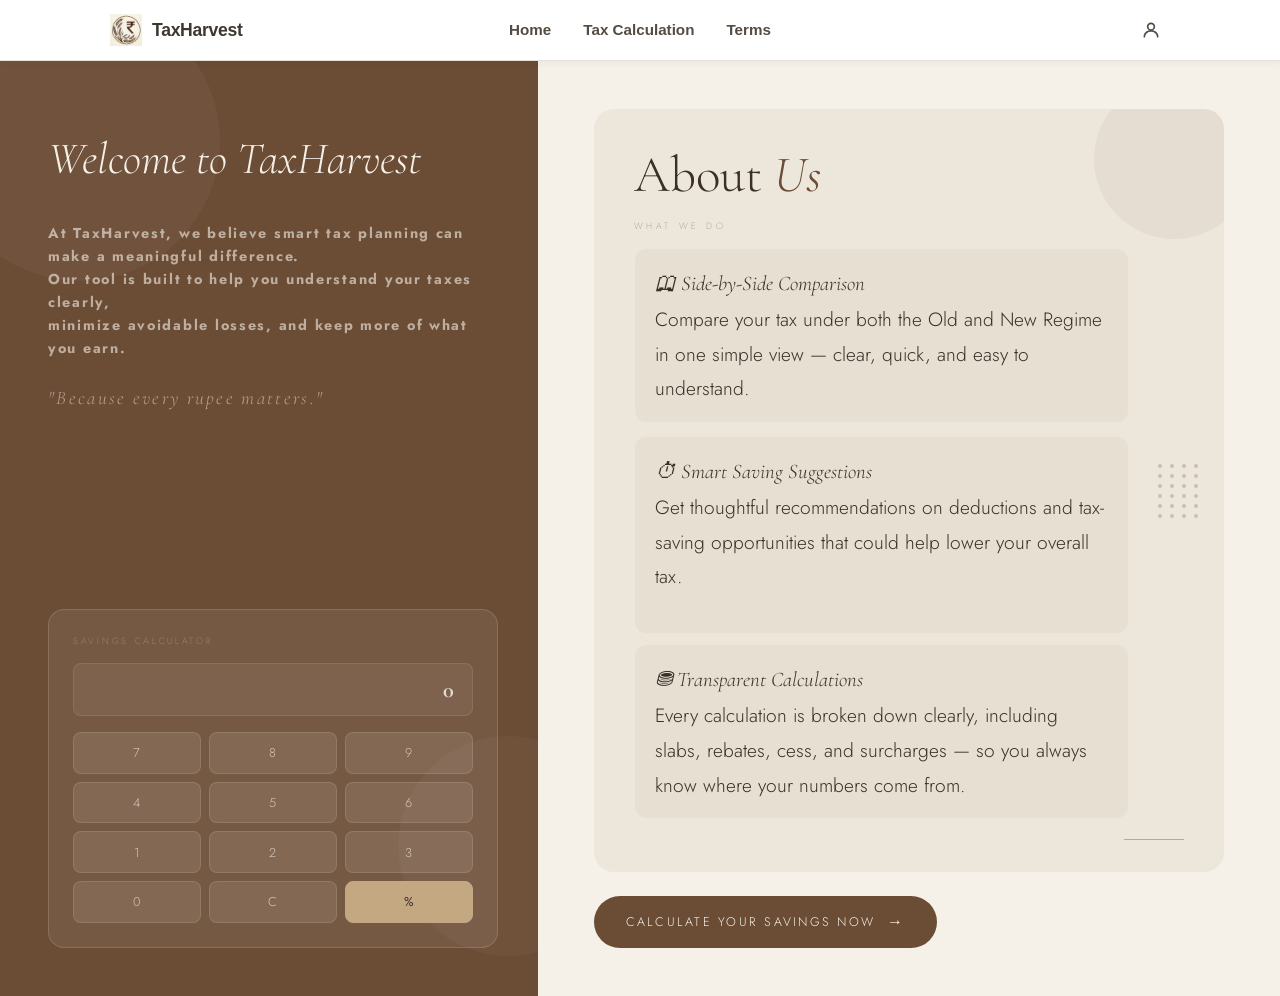
<file: index.html>
<!DOCTYPE html>
<html lang="en">
<head>
  <meta charset="UTF-8" />
  <meta name="viewport" content="width=device-width, initial-scale=1.0" />
  <title>TaxHarvest - Home</title>
  <link rel="stylesheet" href="../css/styleabout.css" />
</head>
<body>
<div class="nav-wrapper">
  <nav>
    <a href="index.html" class="nav-brand">
      <img src="imglogofinal.jpg" alt="TaxHarvest Logo" class="nav-logo" />
      <span class="nav-name">TaxHarvest</span>
    </a>

    <div class="nav-links">
      <a href="index.html">Home</a>
      <a href="../pages/taxinput.html">Tax Calculation</a>
      <a href="../pages/terms.html">Terms</a>
    </div>

    <div class="nav-right">
      <a href="../pages/profile.html" class="nav-profile-btn" title="Profile">
        <svg xmlns="http://www.w3.org/2000/svg" width="20" height="20" viewBox="0 0 24 24"
             fill="none" stroke="currentColor" stroke-width="2"
             stroke-linecap="round" stroke-linejoin="round">
          <circle cx="12" cy="8" r="4"/>
          <path d="M4 20c0-4 3.6-7 8-7s8 3 8 7"/>
        </svg>
      </a>
    </div>
  </nav>
</div>

  <div class="page">
    <section class="hero">

      <!-- LEFT: Brown panel — welcome + calculator -->
      <div class="hero-left">

        <div class="welcome-block">
          
          <h1 class="welcome-heading">Welcome to TaxHarvest <br> </h1>
          <p class="tagline-left">
            <br><b>
            At TaxHarvest, we believe smart tax planning can make a meaningful difference. 
            <br>
            Our tool is built to help you understand your taxes clearly,
            <br>minimize avoidable losses, and keep more of what you earn.
            <br><br>
          <b class="tagline-extra">  "Because every rupee matters."
           </b>
        </div>

        <div class="calc-widget">
          <p class="calc-label">Savings Calculator</p>
          <div class="calc-display" id="calcDisplay">0</div>
          <div class="calc-grid">
            <button class="calc-btn" onclick="calcInput('7')">7</button>
            <button class="calc-btn" onclick="calcInput('8')">8</button>
            <button class="calc-btn" onclick="calcInput('9')">9</button>
            <button class="calc-btn" onclick="calcInput('4')">4</button>
            <button class="calc-btn" onclick="calcInput('5')">5</button>
            <button class="calc-btn" onclick="calcInput('6')">6</button>
            <button class="calc-btn" onclick="calcInput('1')">1</button>
            <button class="calc-btn" onclick="calcInput('2')">2</button>
            <button class="calc-btn" onclick="calcInput('3')">3</button>
            <button class="calc-btn" onclick="calcInput('0')">0</button>
            <button class="calc-btn" onclick="clearCalc()">C</button>
            <button class="calc-btn accent" onclick="calcSavings()">%</button>
          </div>
        </div>

      </div>

      <!-- RIGHT: Beige panel — about + CTA -->
      <div class="hero-right">

        

        <div class="about-card">
          
          <h2 class="about-title">About <em>Us</em></h2>
          <p class="about-eyebrow">What we do</p>
          <div class = "about-point">
         <strong> <p class="about-body2">
  🕮 Side-by-Side Comparison
</p>

<p class="about-body">
  Compare your tax under both the Old and New Regime in one simple view — clear, quick, and easy to understand.
</p></div>
<div class = "about-point">
<p class="about-body2">
  ⏱ Smart Saving Suggestions
</p>

<p class="about-body">
  Get thoughtful recommendations on deductions and tax-saving opportunities that could help lower your overall tax.
</p><br></div>
<div class = "about-point">
<p class="about-body2">
  ⛃  Transparent Calculations
</p>

<p class="about-body">
  Every calculation is broken down clearly, including slabs, rebates, cess, and surcharges — so you always know where your numbers come from.
</p></strong>
</div>
          
          <div class="deco-line"></div>

          <div class="dot-cluster">
            <span></span><span></span><span></span><span></span>
            <span></span><span></span><span></span><span></span>
            <span></span><span></span><span></span><span></span>
            <span></span><span></span><span></span><span></span>
            <span></span><span></span><span></span><span></span>
            <span></span><span></span><span></span><span></span>
          </div>
        </div>

        <div class="cta-row">
          <a class="cta-btn" href="../pages/taxinput.html">
            Calculate your savings now <span class="arrow">→</span>
          </a>
         
        </div>

      </div>
    </section>
  </div>

  <script>
    let calcVal = '';

    function calcInput(v) {
      if (calcVal.length < 10) {
        calcVal += v;
        document.getElementById('calcDisplay').textContent = calcVal;
      }
    }

    function clearCalc() {
      calcVal = '';
      document.getElementById('calcDisplay').textContent = '0';
    }

    function calcSavings() {
      if (!calcVal) return;
      const amt = parseFloat(calcVal);
      const saved = (amt * 0.15).toFixed(2);
      calcVal = saved;
      document.getElementById('calcDisplay').textContent = saved;
    }
  </script>
<script src='https://www.noupe.com/embed/019e71f3764171be9c10929ae3ddf34741f8.js'></script>

</body>
</html>
</file>
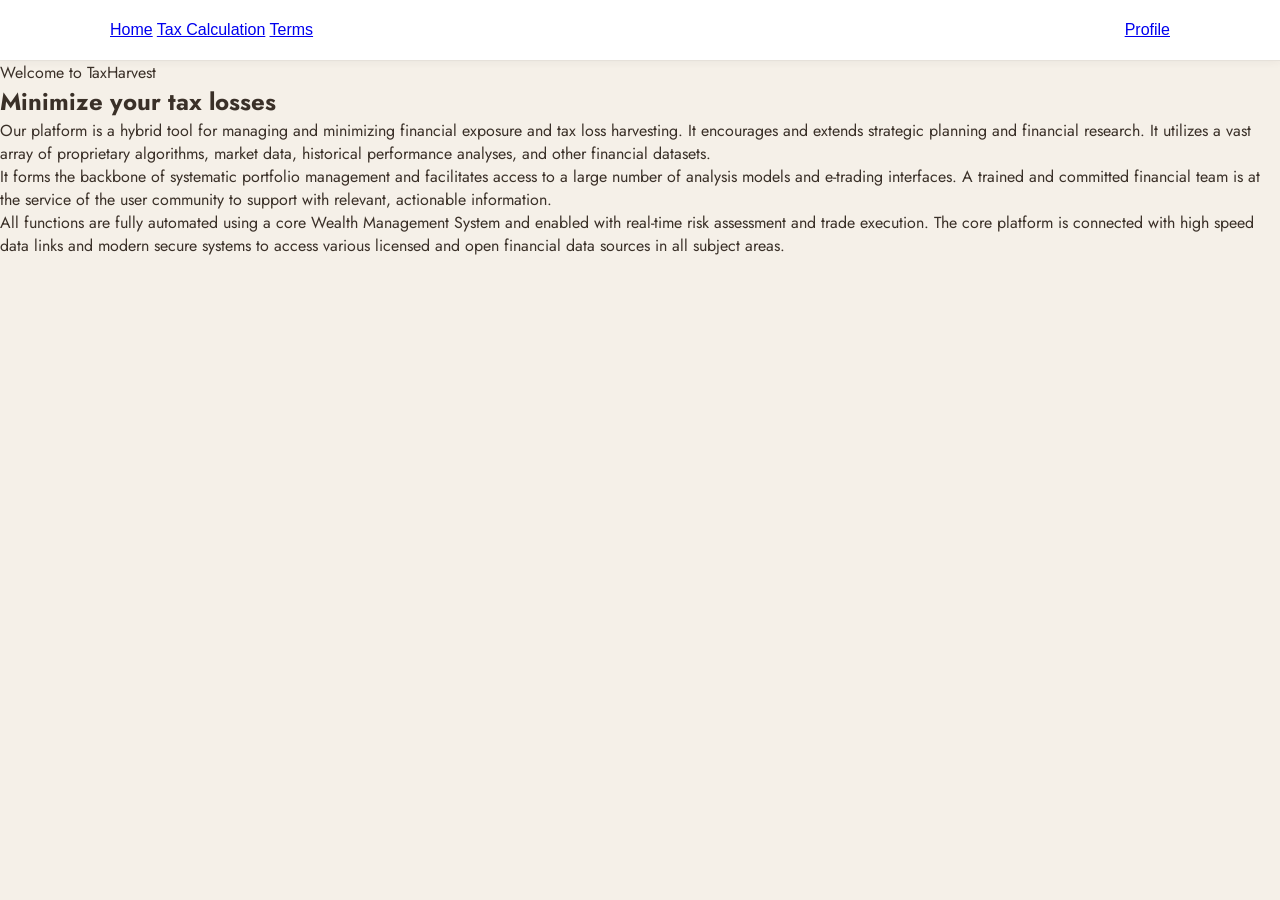
<file: about.html>
<!DOCTYPE html>
<html lang="en">
<head>
    <meta charset="UTF-8">
    <meta name="viewport" content="width=device-width, initial-scale=1.0">
    <title>TaxHarvest - About</title>
     <link rel = "stylesheet" href="styleabout.css">
</head>
<body>

    <div class="nav-wrapper">
        <nav>
            <div class="nav-left">
                <a href="about.html">Home</a>
                <a href="taxinput.html">Tax Calculation</a>
                <a href="#">Terms</a>
            </div>
            <div class="nav-right">
                <a href="profile.html">Profile</a>
            </div>
        </nav>
    </div>

    <div class="content-wrapper">
        <div class="content-container">
            
            <section class="info-section">
                <p class="sub-heading">Welcome to TaxHarvest</p>
                <h2>Minimize your tax losses</h2>
                
                <p>Our platform is a hybrid tool for managing and minimizing financial exposure and tax loss harvesting. It encourages and extends strategic planning and financial research. It utilizes a vast array of proprietary algorithms, market data, historical performance analyses, and other financial datasets.</p>
                
                <p>It forms the backbone of systematic portfolio management and facilitates access to a large number of analysis models and e-trading interfaces. A trained and committed financial team is at the service of the user community to support with relevant, actionable information.</p>
                
                <p>All functions are fully automated using a core Wealth Management System and enabled with real-time risk assessment and trade execution. The core platform is connected with high speed data links and modern secure systems to access various licensed and open financial data sources in all subject areas.</p>
            </section>

        </div>
    </div>

</body>
</html>
</file>
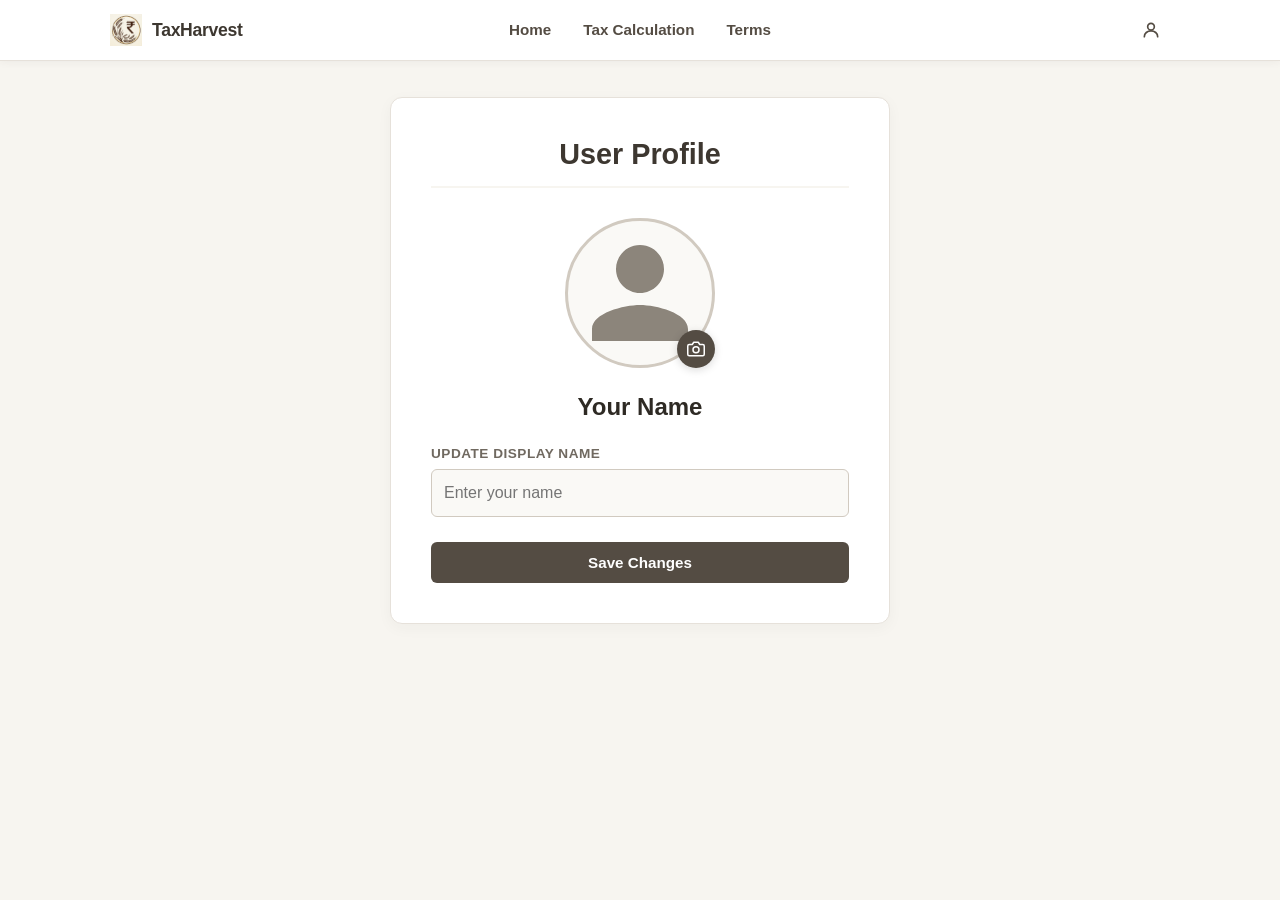
<file: profile.html>
<!doctype html>
<html lang="en">
  <head>
    <meta charset="UTF-8" />
    <meta name="viewport" content="width=device-width, initial-scale=1.0" />
    <title>TaxHarvest - Profile</title>
    <link rel="stylesheet" href="styleprofile.css" />
  </head>
  <body>
    <div class="nav-wrapper">
  <nav>
    <a href="index.html" class="nav-brand">
      <img src="imglogofinal.jpg" alt="TaxHarvest Logo" class="nav-logo" />
      <span class="nav-name">TaxHarvest</span>
    </a>

    <div class="nav-links">
      <a href="index.html">Home</a>
      <a href="taxinput.html">Tax Calculation</a>
      <a href="terms.html">Terms</a>
    </div>

    <div class="nav-right">
      <a href="profile.html" class="nav-profile-btn" title="Profile">
        <svg xmlns="http://www.w3.org/2000/svg" width="20" height="20" viewBox="0 0 24 24"
             fill="none" stroke="currentColor" stroke-width="2"
             stroke-linecap="round" stroke-linejoin="round">
          <circle cx="12" cy="8" r="4"/>
          <path d="M4 20c0-4 3.6-7 8-7s8 3 8 7"/>
        </svg>
      </a>
    </div>
  </nav>
</div>
<br><br>
    <div class="wrapper">
      <section class="profile-section">
        <h2>User Profile</h2>

        <form
          id="profileForm"
          onsubmit="saveChanges(event)"
          style="
            width: 100%;
            display: flex;
            flex-direction: column;
            align-items: center;
          "
        >
          <div class="avatar-container">
            <img
              id="avatarImage"
              class="avatar-preview"
              src="data:image/svg+xml;utf8,<svg xmlns='http://www.w3.org/2000/svg' viewBox='0 0 24 24' fill='%238c857b'><path d='M12 12c2.21 0 4-1.79 4-4s-1.79-4-4-4-4 1.79-4 4 1.79 4 4 4zm0 2c-2.67 0-8 1.34-8 4v2h16v-2c0-2.66-5.33-4-8-4z'/></svg>"
              alt="Profile Picture"
            />

            <label
              for="fileInput"
              class="upload-label"
              title="Upload new photo"
            >
              <svg viewBox="0 0 24 24">
                <path
                  d="M23 19a2 2 0 0 1-2 2H3a2 2 0 0 1-2-2V8a2 2 0 0 1 2-2h4l2-3h6l2 3h4a2 2 0 0 1 2 2z"
                ></path>
                <circle cx="12" cy="13" r="4"></circle>
              </svg>
            </label>
            <input
              type="file"
              id="fileInput"
              name="profile_pic"
              accept="image/*"
              onchange="previewImage(event)"
            />
          </div>

          <div id="displayName" class="user-display-name">Your Name</div>

          <div class="input-group">
            <label for="nameInput">UPDATE DISPLAY NAME</label>
            <input
              type="text"
              id="nameInput"
              name="username"
              value=""
              placeholder="Enter your name"
              oninput="updateName(this.value)"
            />
          </div>

          <button type="submit" class="save-btn">Save Changes</button>
        </form>
      </section>

      <div id="successToast" class="success-toast"></div>
    </div>

    <script>
      let isImageUploaded = false;

      window.addEventListener('DOMContentLoaded', () =>{
        const savedName = sessionStorage.getItem('th_username');
        const savedAvatar = sessionStorage.getItem('th_avatar')

        if(savedName){
          document.getElementById('nameInput').value = savedName;
          document.getElementById('displayName').textContent = savedName;
    
        }

        if(savedAvatar){
          document.getElementById('avatarImage').src = savedAvatar;
          isImageUploaded = true;
        }
      });


      // Real-time photo preview handler
      function previewImage(event) {
        const input = event.target;
        if (input.files && input.files[0]) {
          const reader = new FileReader();
          reader.onload = function (e) {
            document.getElementById("avatarImage").src = e.target.result;
            isImageUploaded = true;
          };
          reader.readAsDataURL(input.files[0]);
        }
      }

      // Real-time display name text handler
      function updateName(val) {
        const nameHeader = document.getElementById("displayName");
        nameHeader.textContent = val.trim() !== "" ? val : "Your Name";
      }

      // Action when pressing "Save Changes"
      function saveChanges(event) {
        event.preventDefault(); // Prevents instant page reload

        const enteredName = document.getElementById("nameInput").value.trim();
        const toast = document.getElementById("successToast");

        if(enteredName) sessionStorage.setItem('th_username', enteredName);
        if(isImageUploaded) {
          try{
            const imgSrc = document.getElementById('avatarImage').src;
            sessionStorage.setItem('th_avatar', imgSrc);
          }
          catch(e){
            console.warn('Photo too large to save in local storage:', e);
          }
        }
        // Update success message UI text with visual changes log
        toast.innerHTML = `✓ Changes Saved!<br><span style='font-weight: normal; font-size: 0.85rem; opacity: 0.85;'>Redirecting to home...</span>`;
        toast.style.display = "block";

        // Pauses for 1.5 seconds so the user can read the success state, then redirects
        setTimeout(() => {
          window.location.href = "index.html";
        }, 1500);
      }
    </script>
    <script src='https://www.noupe.com/embed/019e71f3764171be9c10929ae3ddf34741f8.js'></script>
  </body>
</html>
</file>
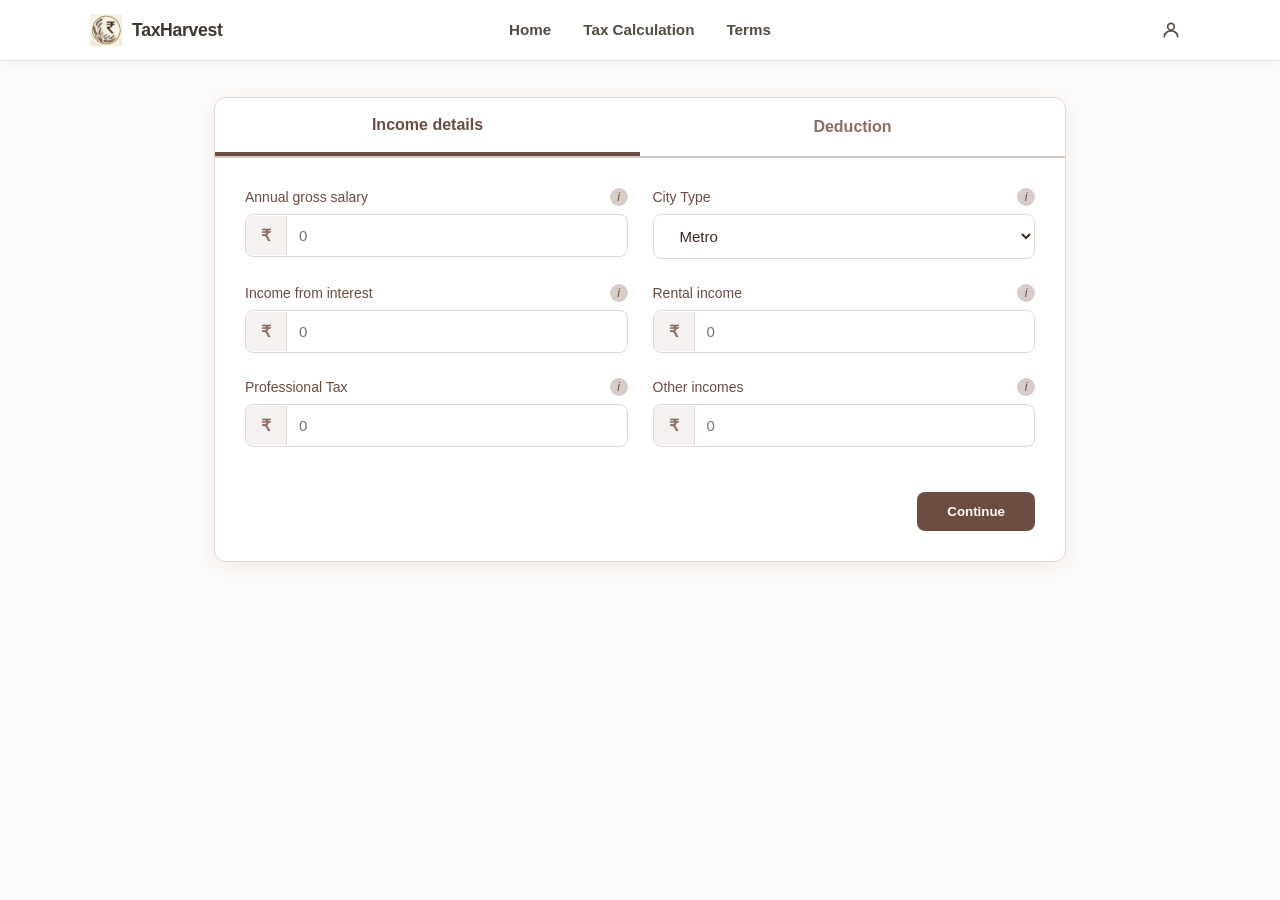
<file: taxinput.html>
<!doctype html>
<html lang="en">
  <head>
    <meta charset="UTF-8" />
    <meta name="viewport" content="width=device-width, initial-scale=1.0" />
    <title>TaxHarvest - Calculator</title>
    <link rel="stylesheet" href="styletaxin.css" />
  </head>

  <body>
   <div class="nav-wrapper">
  <nav>
    <a href="index.html" class="nav-brand">
      <img src="imglogofinal.jpg" alt="TaxHarvest Logo" class="nav-logo" />
      <span class="nav-name">TaxHarvest</span>
    </a>

    <div class="nav-links">
      <a href="index.html">Home</a>
      <a href="taxinput.html">Tax Calculation</a>
      <a href="terms.html">Terms</a>
    </div>

    <div class="nav-right">
      <a href="profile.html" class="nav-profile-btn" title="Profile">
        <svg xmlns="http://www.w3.org/2000/svg" width="20" height="20" viewBox="0 0 24 24"
             fill="none" stroke="currentColor" stroke-width="2"
             stroke-linecap="round" stroke-linejoin="round">
          <circle cx="12" cy="8" r="4"/>
          <path d="M4 20c0-4 3.6-7 8-7s8 3 8 7"/>
        </svg>
      </a>
    </div>
  </nav>
</div>
<br><br>
    <div class="container">
      <div class="tabs">
        <button class="tab-btn active" onclick="openTab(event, 'income')">
          Income details
        </button>
        <button class="tab-btn" onclick="openTab(event, 'deduction')">
          Deduction
        </button>
      </div>

      <div id="income" class="tab-content active">
        <div class="input-group">
          <div class="label-wrapper">
            <label>Annual gross salary</label>
            <span
              class="info-icon"
              data-tooltip="Salary before reducing exemptions (HRA, LTA), Standard Deduction & Professional Tax"
              >i</span
            >
          </div>
          <div class="input-wrapper">
            <span class="currency-symbol">₹</span>
            <input
              type="text"
              class="comma-input"
              placeholder="0"
              id="grossSalary"
            />
          </div>
        </div>

        <div class="input-group">
          <div class="label-wrapper">
            <label>City Type</label>
            <span
              class="info-icon"
              data-tooltip="Metro Cities: Delhi, Bengaluru, Kolkata, Chennai, Mumbai, Pune, Hyderabad, Ahmedabad"
              >i</span
            >
          </div>
          <div class="input-wrapper" style="padding-left: 10px">
            <select id="citySelect">
              <option value="metro">Metro</option>
              <option value="non-metro">Non-Metro</option>
            </select>
          </div>
        </div>

        <div class="input-group">
          <div class="label-wrapper">
            <label>Income from interest</label>
            <span
              class="info-icon"
              data-tooltip="Includes interest from savings bank, deposits and other interest"
              >i</span
            >
          </div>
          <div class="input-wrapper">
            <span class="currency-symbol">₹</span>
            <input
              type="text"
              class="comma-input"
              placeholder="0"
              id="IncFromInterest"
            />
          </div>
        </div>

        <div class="input-group">
          <div class="label-wrapper">
            <label>Rental income</label>
            <span
              class="info-icon"
              data-tooltip="Annual rent received on let-out"
              >i</span
            >
          </div>
          <div class="input-wrapper">
            <span class="currency-symbol">₹</span>
            <input
              type="text"
              class="comma-input"
              placeholder="0"
              id="RentalInc"
            />
          </div>
        </div>

        <div class="input-group">
          <div class="label-wrapper">
            <label>Professional Tax</label>
            <span
              class="info-icon"
              data-tooltip="Annual professional tax levied by State Government"
              >i</span
            >
          </div>
          <div class="input-wrapper">
            <span class="currency-symbol">₹</span>
            <input
              type="text"
              class="comma-input"
              placeholder="0"
              id="ProfTax"
              max="2500"
            />
          </div>
          <span
            class="field-error"
            style="
              display: none;
              color: #d32f2f;
              font-size: 0.82rem;
              margin-top: 4px;
            "
          ></span>
        </div>

        <div class="input-group">
          <div class="label-wrapper">
            <label>Other incomes</label>
            <span class="info-icon" data-tooltip="Any other taxable income"
              >i</span
            >
          </div>
          <div class="input-wrapper">
            <span class="currency-symbol">₹</span>
            <input
              type="text"
              class="comma-input"
              placeholder="0"
              id="OtherIncome"
            />
          </div>
        </div>

        <div class="footer-actions">
          <button
            class="btn btn-solid"
            onclick="document.querySelectorAll('.tab-btn')[1].click()"
          >
            Continue
          </button>
        </div>
      </div>

      <div id="deduction" class="tab-content">
        <div class="input-group">
          <div class="label-wrapper">
            <label>Basic deductions - 80C</label>
            <span
              class="info-icon"
              data-tooltip="Amount invested/paid in tax saving instruments such as PPF, ELSS mutual funds, LIC premium, etc. (max: 1.5L)"
              >i</span
            >
          </div>
          <div class="input-wrapper">
            <span class="currency-symbol">₹</span>
            <input
              type="text"
              class="comma-input"
              placeholder=" 0"
              id="BasicDed"
            />
          </div>
        </div>

        <div class="input-group">
          <div class="label-wrapper">
            <label>Medical insurance - 80D</label>
            <span
              class="info-icon"
              data-tooltip="Medical premium & preventive health checkup fees paid for self & family including parents"
              >i</span
            >
          </div>
          <div class="input-wrapper">
            <span class="currency-symbol">₹</span>
            <input
              type="text"
              class="comma-input"
              placeholder="0"
              id="MedInsurance"
            />
          </div>
        </div>

        <div class="input-group">
          <div class="label-wrapper">
            <label>Interest on housing loan - 80EEA</label>
            <span
              class="info-icon"
              data-tooltip="Amount of interest paid on self-occupied housing loan sanctioned during FY 2022-2023 (max: 1.5L)"
              >i</span
            >
          </div>
          <div class="input-wrapper">
            <span class="currency-symbol">₹</span>
            <input
              type="text"
              class="comma-input"
              placeholder="0"
              id="HousingLoan"
            />
          </div>
        </div>

        <div class="input-group">
          <div class="label-wrapper">
            <label>House Rent Allowance</label>
            <span class="info-icon" data-tooltip="Amount for paying house rent"
              >i</span
            >
          </div>
          <div class="input-wrapper">
            <span class="currency-symbol">₹</span>
            <input type="text" class="comma-input" placeholder="0" id="NPS" />
          </div>
        </div>

        <div class="input-group">
          <div class="label-wrapper">
            <label>Donations to charity - 80G</label>
            <span
              class="info-icon"
              data-tooltip="Amount paid as donation to charitable insitutions or certain recognized funds"
              >i</span
            >
          </div>
          <div class="input-wrapper">
            <span class="currency-symbol">₹</span>
            <input
              type="text"
              class="comma-input"
              placeholder="0"
              id="Charity"
            />
          </div>
        </div>

        <div class="input-group">
          <div class="label-wrapper">
            <label>Any other deduction</label>
            <span
              class="info-icon"
              data-tooltip="Enter the deduction amount to be claimed under any other sections not listed above"
              >i</span
            >
          </div>
          <div class="input-wrapper">
            <span class="currency-symbol">₹</span>
            <input
              type="text"
              class="comma-input"
              placeholder="0"
              id="OtherDed"
            />
          </div>
        </div>

        <div class="footer-actions">
          <button
            class="btn btn-outline"
            onclick="document.querySelectorAll('.tab-btn')[0].click()"
          >
            Back
          </button>
          <button
            class="btn btn-solid"
            id="calc-btn"
            onclick="yourFunctionName()"
          >
            View Calculation
          </button>
        </div>
      </div>

      <div
        id="results-section"
        style="
          display: none;
          grid-column: span 2;
          margin: 30px;
          border-top: 2px solid var(--accent-tan);
          padding-top: 20px;
        "
      >
        <h2
          style="
            text-align: center;
            color: var(--primary-brown);
            margin-bottom: 20px;
            font-family: inherit;
          "
        >
          Tax Computation
        </h2>

        <table
          style="
            width: 100%;
            border-collapse: collapse;
            background: #fff;
            border: 1px solid var(--border-color);
            font-size: 15px;
          "
        >
          <thead>
            <tr style="background-color: #f8f9fa">
              <th
                style="
                  text-align: left;
                  padding: 12px;
                  border: 1px solid var(--border-color);
                  color: var(--primary-brown);
                "
              >
                Particulars
              </th>
              <th
                style="
                  text-align: right;
                  padding: 12px;
                  border: 1px solid var(--border-color);
                  color: var(--primary-brown);
                  width: 25%;
                "
              >
                <span id="badge-new"></span>New Regime
              </th>
              <th
                style="
                  text-align: right;
                  padding: 12px;
                  border: 1px solid var(--border-color);
                  color: var(--primary-brown);
                  width: 25%;
                "
              >
                <span id="badge-old"></span>Old Regime
              </th>
            </tr>
          </thead>
          <tbody>
            <tr>
              <td style="padding: 12px; border: 1px solid var(--border-color)">
                Gross Total Income
              </td>
              <td
                style="
                  text-align: right;
                  padding: 12px;
                  border: 1px solid var(--border-color);
                "
                id="grossIncNew"
              ></td>
              <td
                id="res-gross-old"
                style="
                  text-align: right;
                  padding: 12px;
                  border: 1px solid var(--border-color);
                "
              >
                —
              </td>
            </tr>
            <tr>
              <td style="padding: 12px; border: 1px solid var(--border-color)">
                Standard Deduction
              </td>
              <td
                id="res-std-new"
                style="
                  text-align: right;
                  padding: 12px;
                  border: 1px solid var(--border-color);
                "
              >
                —
              </td>
              <td
                id="res-std-old"
                style="
                  text-align: right;
                  padding: 12px;
                  border: 1px solid var(--border-color);
                "
              >
                —
              </td>
            </tr>
            <tr>
              <td style="padding: 12px; border: 1px solid var(--border-color)">
                Deductions
              </td>
              <td
                id="res-ded-new"
                style="
                  text-align: right;
                  padding: 12px;
                  border: 1px solid var(--border-color);
                "
              >
                —
              </td>
              <td
                id="res-ded-old"
                style="
                  text-align: right;
                  padding: 12px;
                  border: 1px solid var(--border-color);
                "
              >
                —
              </td>
            </tr>
            <tr style="font-weight: bold; background-color: #fdfbf9">
              <td style="padding: 12px; border: 1px solid var(--border-color)">
                Taxable Income
              </td>
              <td
                id="res-taxable-new"
                style="
                  text-align: right;
                  padding: 12px;
                  border: 1px solid var(--border-color);
                "
              >
                —
              </td>
              <td
                id="res-taxable-old"
                style="
                  text-align: right;
                  padding: 12px;
                  border: 1px solid var(--border-color);
                "
              >
                —
              </td>
            </tr>
            <tr>
              <td style="padding: 12px; border: 1px solid var(--border-color)">
                Tax on Total Income
              </td>
              <td
                id="res-tax-new"
                style="
                  text-align: right;
                  padding: 12px;
                  border: 1px solid var(--border-color);
                "
              >
                —
              </td>
              <td
                id="res-tax-old"
                style="
                  text-align: right;
                  padding: 12px;
                  border: 1px solid var(--border-color);
                "
              >
                —
              </td>
            </tr>
            <tr>
              <td style="padding: 12px; border: 1px solid var(--border-color)">
                Rebate
              </td>
              <td
                id="res-rebate-new"
                style="
                  text-align: right;
                  padding: 12px;
                  border: 1px solid var(--border-color);
                "
              >
                —
              </td>
              <td
                id="res-rebate-old"
                style="
                  text-align: right;
                  padding: 12px;
                  border: 1px solid var(--border-color);
                "
              >
                —
              </td>
            </tr>
            <tr>
              <td style="padding: 12px; border: 1px solid var(--border-color)">
                Health and Education Cess
              </td>
              <td
                id="res-cess-new"
                style="
                  text-align: right;
                  padding: 12px;
                  border: 1px solid var(--border-color);
                "
              >
                —
              </td>
              <td
                id="res-cess-old"
                style="
                  text-align: right;
                  padding: 12px;
                  border: 1px solid var(--border-color);
                "
              >
                —
              </td>
            </tr>
            <tr
              style="
                font-weight: bold;
                font-size: 1.1rem;
                background-color: #f5f1f0;
                color: var(--primary-brown);
              "
            >
              <td style="padding: 12px; border: 1px solid var(--border-color)">
                Payable Tax
              </td>
              <td
                id="res-payable-new"
                style="
                  text-align: right;
                  padding: 12px;
                  border: 1px solid var(--border-color);
                "
              >
                —
              </td>
              <td
                id="res-payable-old"
                style="
                  text-align: right;
                  padding: 12px;
                  border: 1px solid var(--border-color);
                "
              >
                —
              </td>
            </tr>
          </tbody>
        </table>
        <div id="savings-line" style="display: none"></div>
      </div>
      <div
        id="savings-section"
        style="
          display: none;
          grid-column: span 2;
          margin: 30px;
          border-top: 2px solid var(--accent-tan);
          padding-top: 20px;
        "
      >
        <h2
          style="
            text-align: center;
            color: var(--primary-brown);
            margin-bottom: 16px;
            font-family: inherit;
          "
        >
          💡 Tax Saving Tips
        </h2>
        <ol
          id="savings-tips-list"
          style="
            padding-left: 20px;
            display: flex;
            flex-direction: column;
            gap: 12px;
          "
        ></ol>
      </div>
    </div>
    <script type="module" src="main.js"></script>
    <script>
      function validateMax(input) {
        const max = parseInt(input.getAttribute("max"));
            const rawValue = input.value.replace(/,/g, "");  // ← add this

        const errorSpan = input
          .closest(".input-group")
          .querySelector(".field-error");
        if (input.value !== "" && parseInt(input.value) > max) {
          errorSpan.textContent = `Value must be between 0 and ${max.toLocaleString("en-IN")}`;
          errorSpan.style.display = "block";
        } else {
          errorSpan.style.display = "none";
        }
      }

      function openTab(evt, tabName) {
        var i, tabContent, tabBtns;
        tabContent = document.getElementsByClassName("tab-content");
        for (i = 0; i < tabContent.length; i++)
          tabContent[i].classList.remove("active");
        tabBtns = document.getElementsByClassName("tab-btn");
        for (i = 0; i < tabBtns.length; i++)
          tabBtns[i].classList.remove("active");
        document.getElementById(tabName).classList.add("active");
        evt.currentTarget.classList.add("active");
      }

      function yourFunctionName() {
        const results = document.getElementById("results-section");
        results.style.display = "block";
        results.scrollIntoView({ behavior: "smooth" });

        // Wait briefly for main.js to populate values, then show badge + savings
        setTimeout(() => {
          const payableNew =
            parseInt(
              document
                .getElementById("res-payable-new")
                .textContent.replace(/,/g, ""),
            ) || 0;
          const payableOld =
            parseInt(
              document
                .getElementById("res-payable-old")
                .textContent.replace(/,/g, ""),
            ) || 0;
          const badgeNew = document.getElementById("badge-new");
          const badgeOld = document.getElementById("badge-old");
          const savingsLine = document.getElementById("savings-line");

          badgeNew.innerHTML = "";
          badgeOld.innerHTML = "";

          if (payableNew === 0 && payableOld === 0) {
            savingsLine.style.display = "none";
            return;
          }

          const diff = Math.abs(payableNew - payableOld).toLocaleString(
            "en-IN",
          );
          const badgeHTML = '<span class="recommended-badge">✔</span>';

          if (payableNew < payableOld) {
            badgeNew.innerHTML = badgeHTML;
            savingsLine.innerHTML = `<span>New Regime</span> is recommended for you. It saves you <span>₹${diff.toLocaleString("en-IN")}</span> in taxes.`;
          } else if (payableOld < payableNew) {
            badgeOld.innerHTML = badgeHTML;
            savingsLine.innerHTML = `You save <span>₹${diff.toLocaleString("en-IN")}</span> in taxes if you choose the <span>Old Regime</span>`;
          } else {
            savingsLine.innerHTML = `Both regimes result in the same payable tax.`;
          }

          savingsLine.style.display = "block";
        }, 50);
      }

      document.querySelectorAll(".comma-input").forEach((input) => {
        input.addEventListener("input", function (e) {
          let value = e.target.value.replace(/,/g, "");
          if (!value) {
            e.target.value = "";
            return;
          }
          let x = value.toString();
          let lastThree = x.substring(x.length - 3);
          let otherNumbers = x.substring(0, x.length - 3);
          if (otherNumbers != "") lastThree = "," + lastThree;
          let res =
            otherNumbers.replace(/\B(?=(\d{2})+(?!\d))/g, ",") + lastThree;
          e.target.value = res;

          if (e.target.hasAttribute("max")) validateMax(e.target);
        });
      });
    </script>
   <script src='https://www.noupe.com/embed/019e71f3764171be9c10929ae3ddf34741f8.js'></script>
  </body>
</html>
</file>
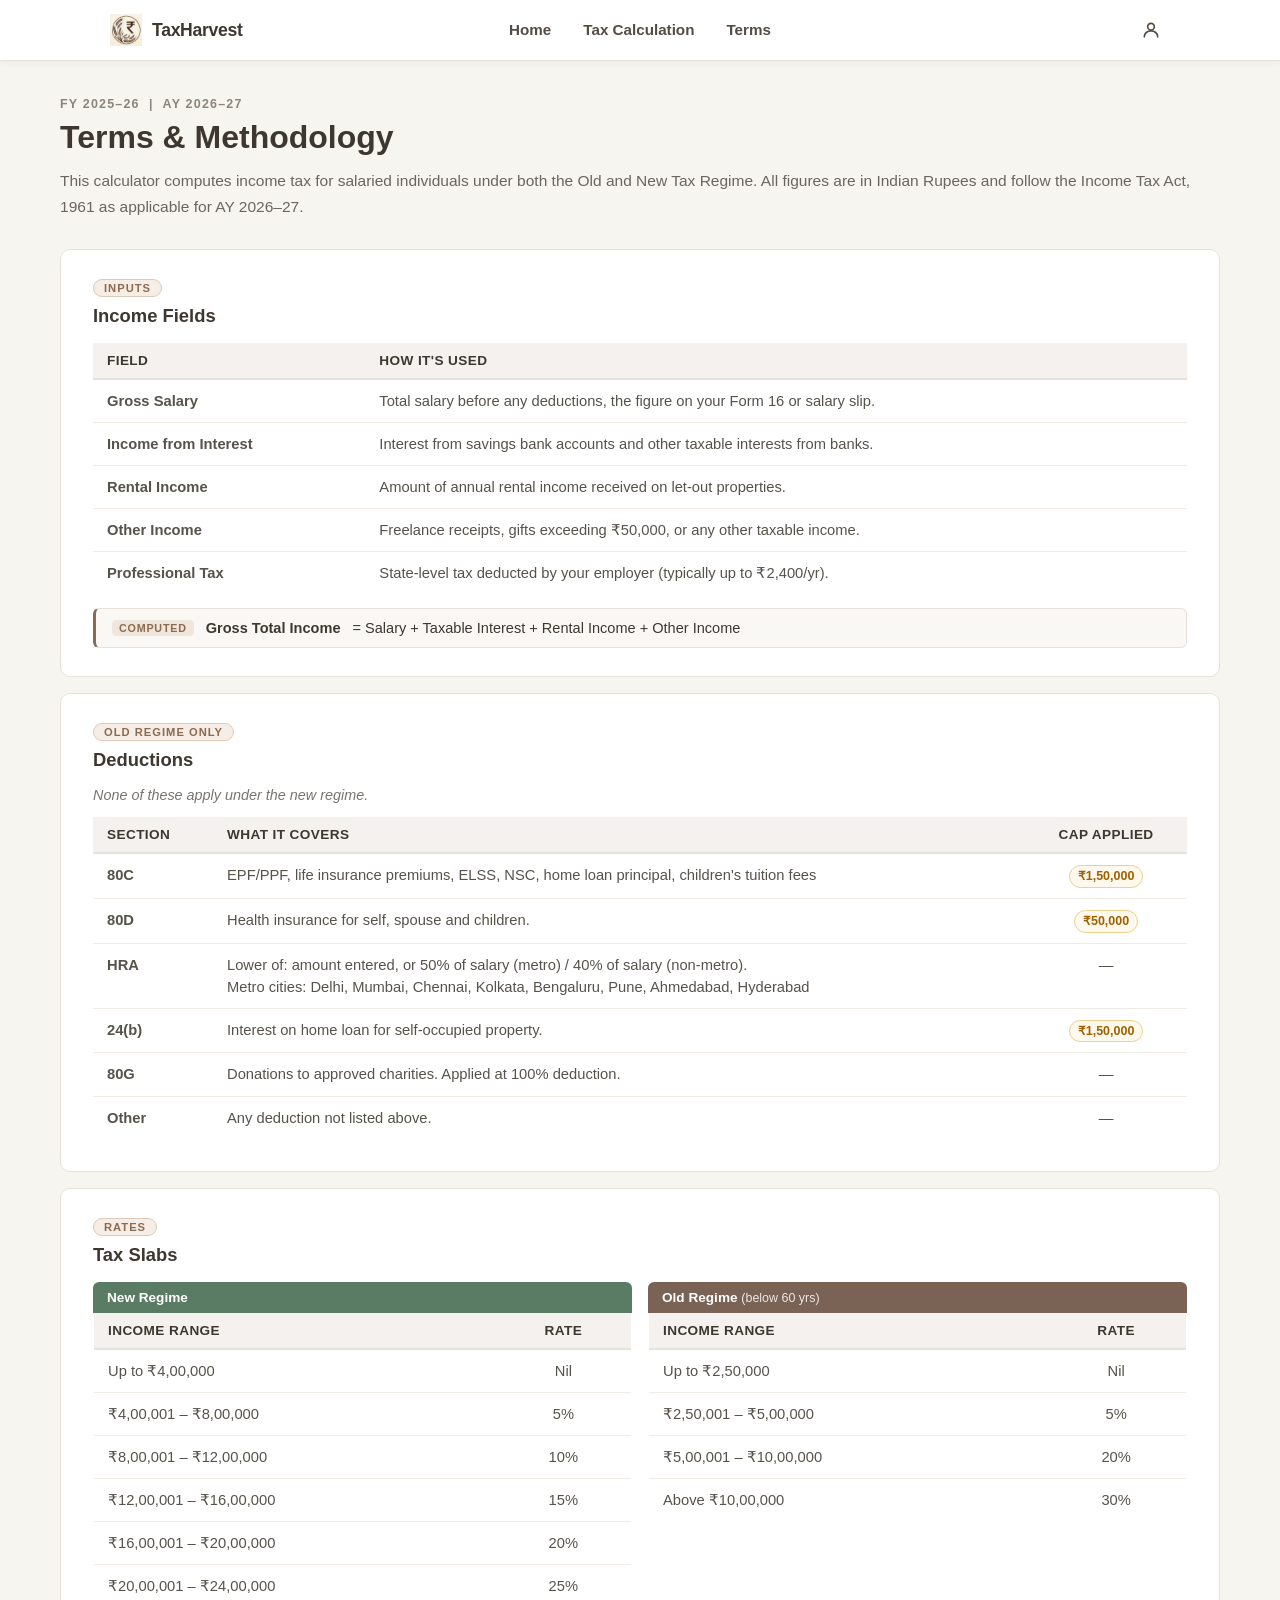
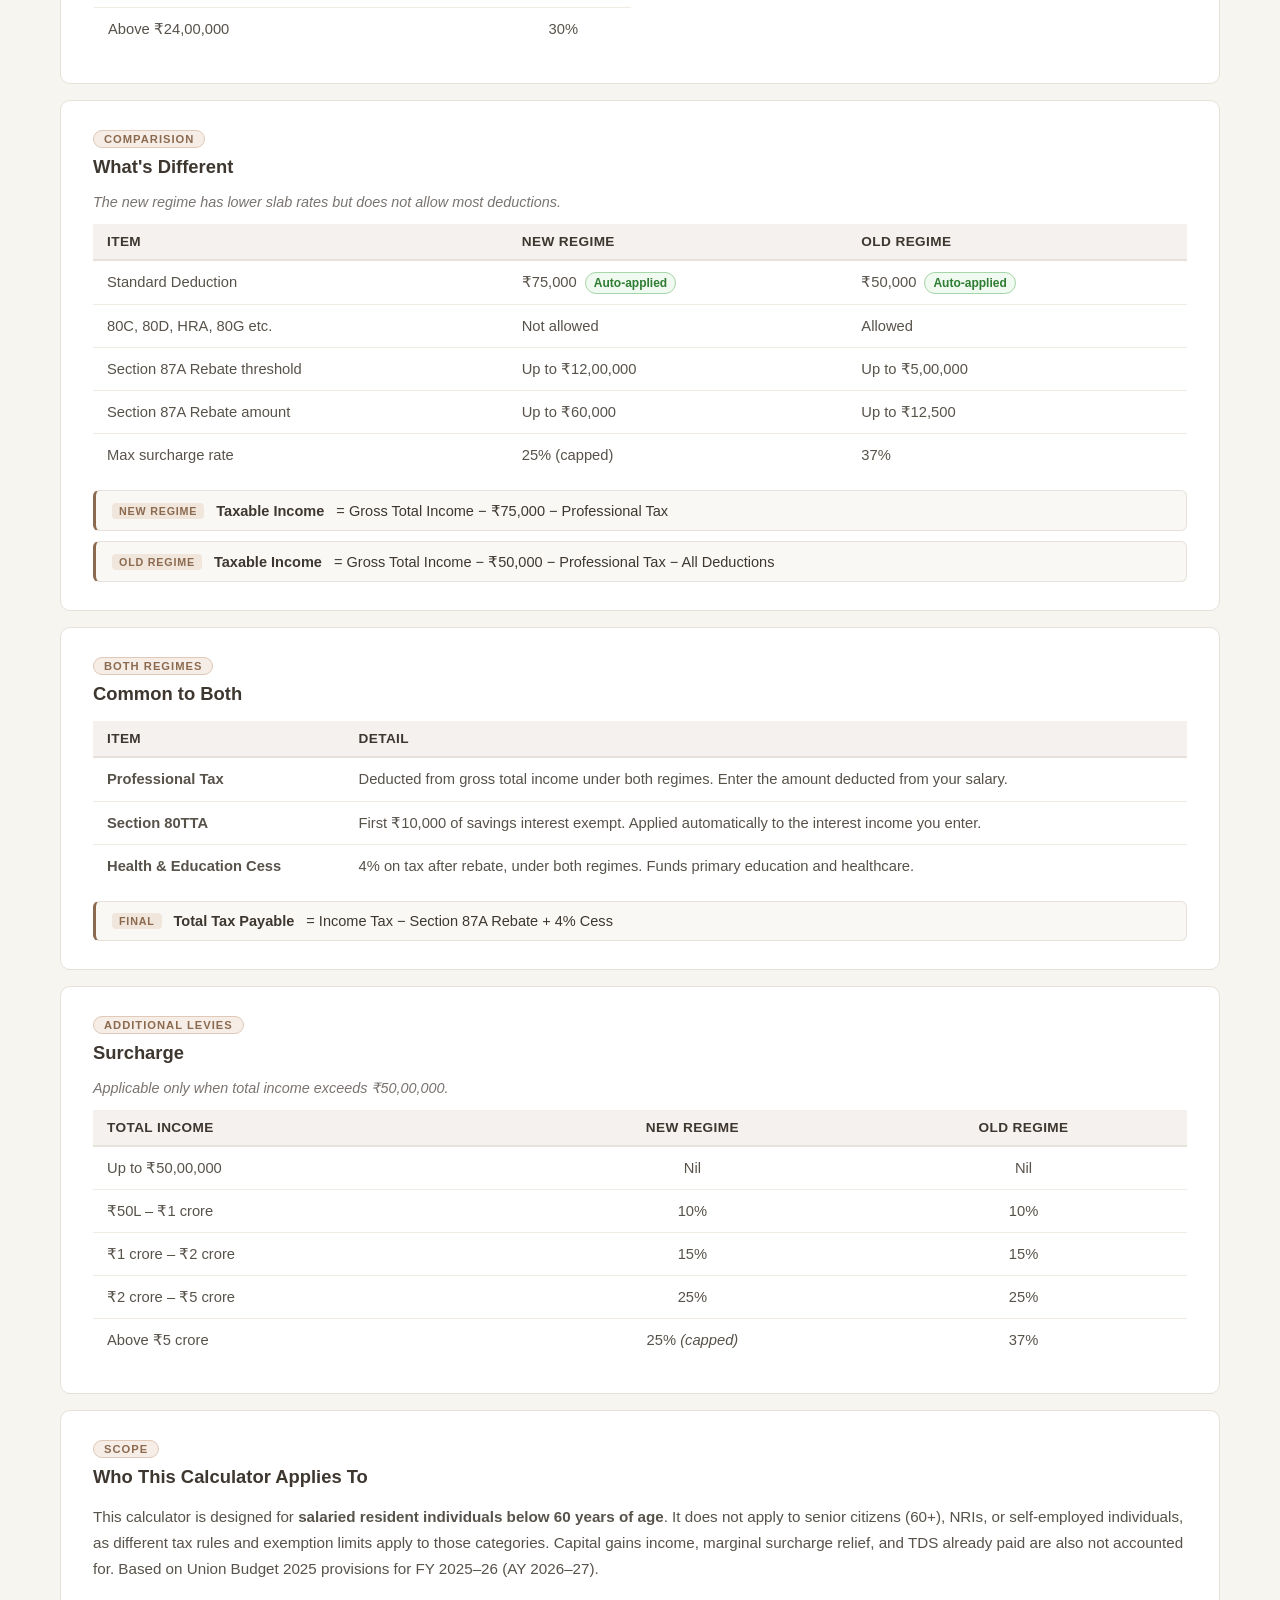
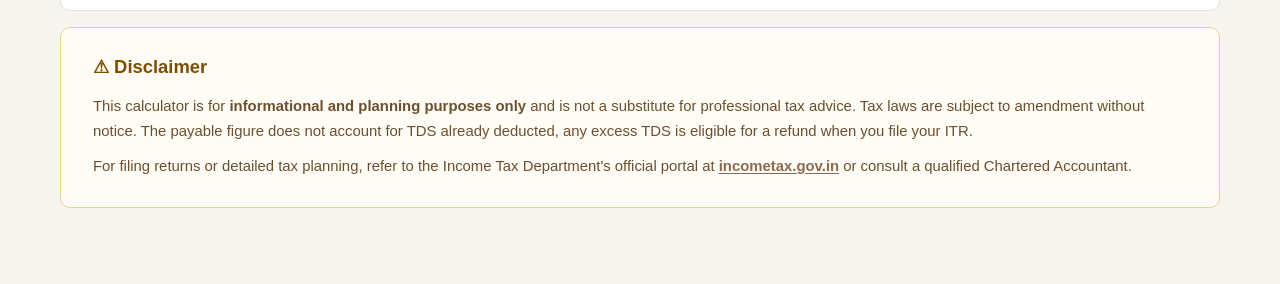
<file: terms.html>
<!doctype html>
<html lang="en">
  <head>
    <meta charset="UTF-8" />
    <meta name="viewport" content="width=device-width, initial-scale=1.0" />
    <title>TaxHarvest - Terms</title>
    <link rel="stylesheet" href="styleterms.css" />
  </head>
  <body>
     <div class="nav-wrapper">
  <nav>
    <a href="index.html" class="nav-brand">
      <img src="imglogofinal.jpg" alt="TaxHarvest Logo" class="nav-logo" />
      <span class="nav-name">TaxHarvest</span>
    </a>

    <div class="nav-links">
      <a href="index.html">Home</a>
      <a href="taxinput.html">Tax Calculation</a>
      <a href="terms.html">Terms</a>
    </div>

    <div class="nav-right">
      <a href="profile.html" class="nav-profile-btn" title="Profile">
        <svg xmlns="http://www.w3.org/2000/svg" width="20" height="20" viewBox="0 0 24 24"
             fill="none" stroke="currentColor" stroke-width="2"
             stroke-linecap="round" stroke-linejoin="round">
          <circle cx="12" cy="8" r="4"/>
          <path d="M4 20c0-4 3.6-7 8-7s8 3 8 7"/>
        </svg>
      </a>
    </div>
  </nav>
</div>

    <div class="content-wrapper">
      <div class="page-header">
        <br><br>
        <p class="sub-heading">FY 2025–26 &nbsp;|&nbsp; AY 2026–27</p>
        <h2>Terms &amp; Methodology</h2>
        <p class="page-intro">
          This calculator computes income tax for salaried individuals under
          both the Old and New Tax Regime. All figures are in Indian Rupees and
          follow the Income Tax Act, 1961 as applicable for AY 2026–27.
        </p>
      </div>

      <!-- 1. Inputs -->
      <section class="info-section">
        <div class="section-label">Inputs</div>
        <h3>Income Fields</h3>
        <table class="data-table">
          <thead>
            <tr>
              <th>Field</th>
              <th>How it's used</th>
            </tr>
          </thead>
          <tbody>
            <tr>
              <td><strong>Gross Salary</strong></td>
              <td>
                Total salary before any deductions, the figure on your Form 16
                or salary slip.
              </td>
            </tr>
            <tr>
              <td><strong>Income from Interest</strong></td>
              <td>
                Interest from savings bank accounts and other taxable interests from banks.
              </td>
            </tr>
            <tr>
              <td><strong>Rental Income</strong></td>
              <td>Amount of annual rental income received on let-out properties.</td>
            </tr>
            <tr>
              <td><strong>Other Income</strong></td>
              <td>
                Freelance receipts, gifts exceeding ₹50,000, or any other
                taxable income.
              </td>
            </tr>
            <tr>
              <td><strong>Professional Tax</strong></td>
              <td>
                State-level tax deducted by your employer (typically up to
                ₹2,400/yr).
              </td>
            </tr>
          </tbody>
        </table>
        <div class="formula-box">
          <span class="formula-label">Computed</span>
          <strong>Gross Total Income</strong> = Salary + Taxable Interest +
          Rental Income + Other Income
        </div>
      </section>

     
      <!-- 3. Old Regime -->
      <section class="info-section">
        <div class="section-label">Old Regime Only</div>
        <h3>Deductions</h3>
        <p class="section-note">None of these apply under the new regime.</p>
        <table class="data-table">
          <thead>
            <tr>
              <th>Section</th>
              <th>What it covers</th>
              <th class="center">Cap applied</th>
            </tr>
          </thead>
          <tbody>
            <tr>
              <td><strong>80C</strong></td>
              <td>
                EPF/PPF, life insurance premiums, ELSS, NSC, home loan
                principal, children's tuition fees
              </td>
              <td class="center"><span class="cap-badge">₹1,50,000</span></td>
            </tr>
            <tr>
              <td><strong>80D</strong></td>
              <td>
                Health insurance for self, spouse and children.
              </td>
              <td class="center"><span class="cap-badge">₹50,000</span></td>
            </tr>
            <tr>
              <td><strong>HRA</strong></td>
              <td>
                Lower of: amount entered, or 50% of salary (metro) / 40% of
                salary (non-metro). <br>Metro cities: Delhi, Mumbai, Chennai,
                Kolkata, Bengaluru, Pune, Ahmedabad, Hyderabad
              </td>
              <td class="center">—</td>
            </tr>
            <tr>
              <td><strong>24(b)</strong></td>
              <td>Interest on home loan for self-occupied property.</td>
              <td class="center"><span class="cap-badge">₹1,50,000</span></td>
            </tr>
            <tr>
              <td><strong>80G</strong></td>
              <td>Donations to approved charities. Applied at 100% deduction.</td>
              <td class="center">—</td>
            </tr>
            <tr>
              <td><strong>Other</strong></td>
              <td>Any deduction not listed above.</td>
              <td class="center">—</td>
            </tr>
          </tbody>
        </table>
      </section>

       <!-- 2. Rates -->
      <section class="info-section">
        <div class="section-label">Rates</div>
        <h3>Tax Slabs</h3>
        <div class="slab-grid">
          <div>
            <div class="slab-title new-title">New Regime</div>
            <table class="data-table">
              <thead>
                <tr>
                  <th>Income Range</th>
                  <th class="center">Rate</th>
                </tr>
              </thead>
              <tbody>
                <tr>
                  <td>Up to ₹4,00,000</td>
                  <td class="center">Nil</td>
                </tr>
                <tr>
                  <td>₹4,00,001 – ₹8,00,000</td>
                  <td class="center">5%</td>
                </tr>
                <tr>
                  <td>₹8,00,001 – ₹12,00,000</td>
                  <td class="center">10%</td>
                </tr>
                <tr>
                  <td>₹12,00,001 – ₹16,00,000</td>
                  <td class="center">15%</td>
                </tr>
                <tr>
                  <td>₹16,00,001 – ₹20,00,000</td>
                  <td class="center">20%</td>
                </tr>
                <tr>
                  <td>₹20,00,001 – ₹24,00,000</td>
                  <td class="center">25%</td>
                </tr>
                <tr>
                  <td>Above ₹24,00,000</td>
                  <td class="center">30%</td>
                </tr>
              </tbody>
            </table>
          </div>
          <div>
            <div class="slab-title old-title">
              Old Regime <small>(below 60 yrs)</small>
            </div>
            <table class="data-table">
              <thead>
                <tr>
                  <th>Income Range</th>
                  <th class="center">Rate</th>
                </tr>
              </thead>
              <tbody>
                <tr>
                  <td>Up to ₹2,50,000</td>
                  <td class="center">Nil</td>
                </tr>
                <tr>
                  <td>₹2,50,001 – ₹5,00,000</td>
                  <td class="center">5%</td>
                </tr>
                <tr>
                  <td>₹5,00,001 – ₹10,00,000</td>
                  <td class="center">20%</td>
                </tr>
                <tr>
                  <td>Above ₹10,00,000</td>
                  <td class="center">30%</td>
                </tr>
              </tbody>
            </table>
          </div>
        </div>
      </section>


      <!-- 4. New Regime -->
      <section class="info-section">
        <div class="section-label">Comparision</div>
        <h3>What's Different</h3>
        <p class="section-note">
          The new regime has lower slab rates but does not allow most
          deductions.
        </p>
        <table class="data-table">
          <thead>
            <tr>
              <th>Item</th>
              <th>New Regime</th>
              <th>Old Regime</th>
            </tr>
          </thead>
          <tbody>
            <tr>
              <td>Standard Deduction</td>
              <td>₹75,000 <span class="auto-badge">Auto-applied</span></td>
              <td>₹50,000 <span class="auto-badge">Auto-applied</span></td>
            </tr>
            <tr>
              <td>80C, 80D, HRA, 80G etc.</td>
              <td>Not allowed</td>
              <td>Allowed</td>
            </tr>
            <tr>
              <td>Section 87A Rebate threshold</td>
              <td>Up to ₹12,00,000</td>
              <td>Up to ₹5,00,000</td>
            </tr>
            <tr>
              <td>Section 87A Rebate amount</td>
              <td>Up to ₹60,000</td>
              <td>Up to ₹12,500</td>
            </tr>
            <tr>
              <td>Max surcharge rate</td>
              <td>25% (capped)</td>
              <td>37%</td>
            </tr>
          </tbody>
        </table>
        <div class="formula-box">
          <span class="formula-label">New Regime</span>
          <strong>Taxable Income</strong> = Gross Total Income − ₹75,000 −
          Professional Tax
        </div>
        <div class="formula-box" style="margin-top: 10px">
          <span class="formula-label">Old Regime</span>
          <strong>Taxable Income</strong> = Gross Total Income − ₹50,000 −
          Professional Tax − All Deductions
        </div>
      </section>

      <!-- 5. Both Regimes -->
      <section class="info-section">
        <div class="section-label">Both Regimes</div>
        <h3>Common to Both</h3>
        <table class="data-table">
          <thead>
            <tr>
              <th>Item</th>
              <th>Detail</th>
            </tr>
          </thead>
          <tbody>
            <tr>
              <td><strong>Professional Tax</strong></td>
              <td>
                Deducted from gross total income under both regimes. Enter the
                amount deducted from your salary.
              </td>
            </tr>
            <tr>
              <td><strong>Section 80TTA</strong></td>
              <td>
                First ₹10,000 of savings interest exempt. Applied automatically
                to the interest income you enter.
              </td>
            </tr>
            <tr>
              <td><strong>Health &amp; Education Cess</strong></td>
              <td>
                4% on tax after rebate, under both regimes. Funds primary
                education and healthcare.
              </td>
            </tr>
          </tbody>
        </table>
        <div class="formula-box">
          <span class="formula-label">Final</span>
          <strong>Total Tax Payable</strong> = Income Tax − Section 87A Rebate +
          4% Cess
        </div>
      </section>

      <!-- 6. Additional Levies -->
      <section class="info-section">
        <div class="section-label">Additional Levies</div>
        <h3>Surcharge</h3>
        <p class="section-note">
          Applicable only when total income exceeds ₹50,00,000.
        </p>
        <table class="data-table">
          <thead>
            <tr>
              <th>Total Income</th>
              <th class="center">New Regime</th>
              <th class="center">Old Regime</th>
            </tr>
          </thead>
          <tbody>
            <tr>
              <td>Up to ₹50,00,000</td>
              <td class="center">Nil</td>
              <td class="center">Nil</td>
            </tr>
            <tr>
              <td>₹50L – ₹1 crore</td>
              <td class="center">10%</td>
              <td class="center">10%</td>
            </tr>
            <tr>
              <td>₹1 crore – ₹2 crore</td>
              <td class="center">15%</td>
              <td class="center">15%</td>
            </tr>
            <tr>
              <td>₹2 crore – ₹5 crore</td>
              <td class="center">25%</td>
              <td class="center">25%</td>
            </tr>
            <tr>
              <td>Above ₹5 crore</td>
              <td class="center">25% <em>(capped)</em></td>
              <td class="center">37%</td>
            </tr>
          </tbody>
        </table>
      </section>

      <!-- 7. Scope -->
      <section class="info-section">
        <div class="section-label">Scope</div>
        <h3>Who This Calculator Applies To</h3>
        <p style="font-size: 0.95rem; line-height: 1.7; color: #57524a">
          This calculator is designed for
          <strong>salaried resident individuals below 60 years of age</strong>.
          It does not apply to senior citizens (60+), NRIs, or self-employed
          individuals, as different tax rules and exemption limits apply to
          those categories. Capital gains income, marginal surcharge relief, and
          TDS already paid are also not accounted for. Based on Union Budget
          2025 provisions for FY 2025–26 (AY 2026–27).
        </p>
      </section>

      <!-- 8. Disclaimer -->
      <section class="info-section disclaimer-section">
        
        <h3>⚠  Disclaimer</h3>
        <p>
          This calculator is for
          <strong>informational and planning purposes only</strong> and is not a
          substitute for professional tax advice. Tax laws are subject to
          amendment without notice. The payable figure does not account for TDS
          already deducted, any excess TDS is eligible for a refund when you
          file your ITR.
        </p>
        <p>
          For filing returns or detailed tax planning, refer to the Income Tax
          Department's official portal at
          <a href="https://www.incometax.gov.in" target="_blank"
            >incometax.gov.in</a
          >
          or consult a qualified Chartered Accountant.
        </p>
      </section>
    </div>
   <script src='https://www.noupe.com/embed/019e71f3764171be9c10929ae3ddf34741f8.js'></script>
  </body>
</html>
</file>
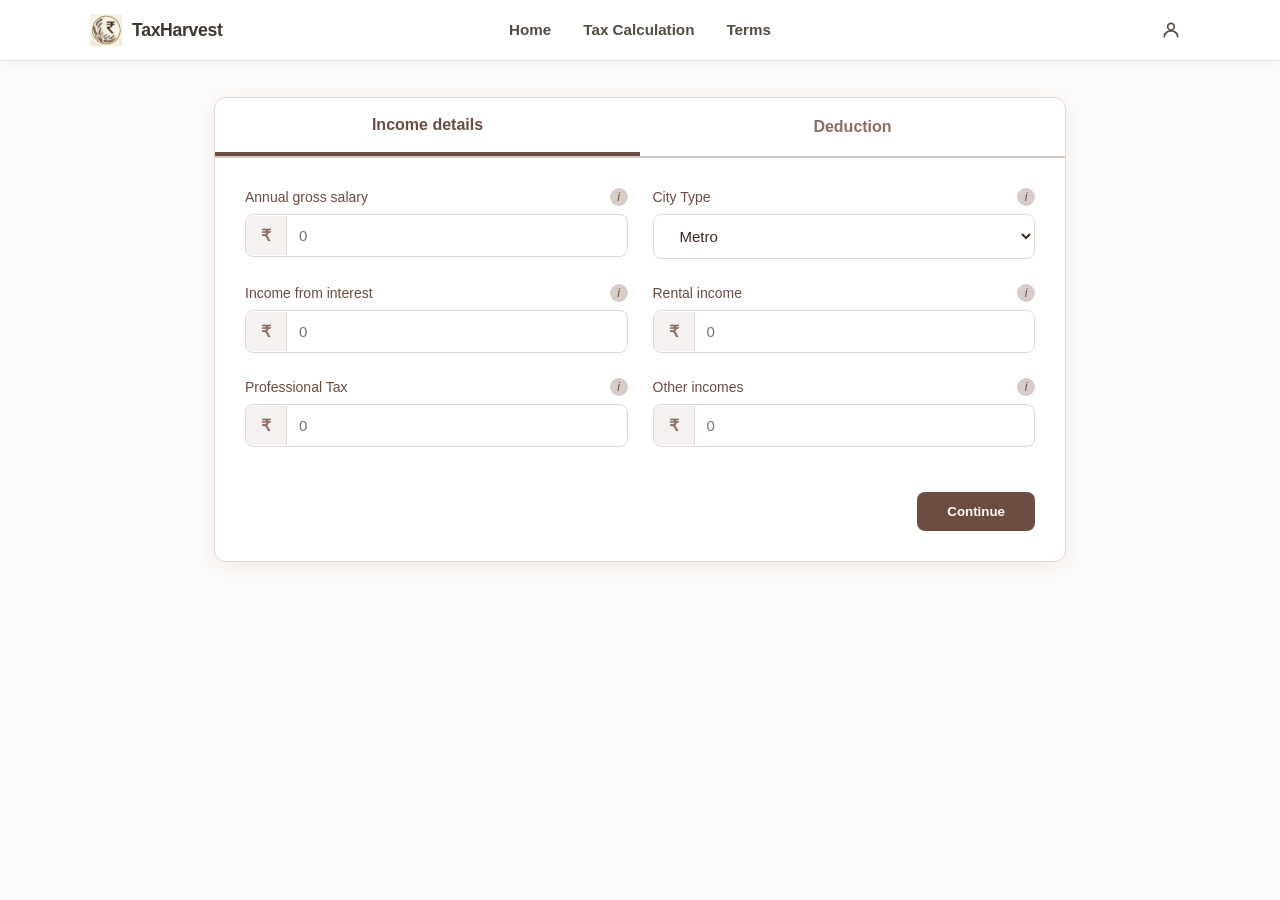
<file: pages/taxinput.html>
<!doctype html>
<html lang="en">
  <head>
    <meta charset="UTF-8" />
    <meta name="viewport" content="width=device-width, initial-scale=1.0" />
    <title>TaxHarvest - Calculator</title>
    <link rel="stylesheet" href="../css/styletaxin.css" />
  </head>

  <body>
   <div class="nav-wrapper">
  <nav>
    <a href="../index.html" class="nav-brand">
      <img src="../imglogofinal.jpg" alt="TaxHarvest Logo" class="nav-logo" />
      <span class="nav-name">TaxHarvest</span>
    </a>

    <div class="nav-links">
      <a href="../index.html">Home</a>
      <a href="taxinput.html">Tax Calculation</a>
      <a href="terms.html">Terms</a>
    </div>

    <div class="nav-right">
      <a href="profile.html" class="nav-profile-btn" title="Profile">
        <svg xmlns="http://www.w3.org/2000/svg" width="20" height="20" viewBox="0 0 24 24"
             fill="none" stroke="currentColor" stroke-width="2"
             stroke-linecap="round" stroke-linejoin="round">
          <circle cx="12" cy="8" r="4"/>
          <path d="M4 20c0-4 3.6-7 8-7s8 3 8 7"/>
        </svg>
      </a>
    </div>
  </nav>
</div>
<br><br>
    <div class="container">
      <div class="tabs">
        <button class="tab-btn active" onclick="openTab(event, 'income')">
          Income details
        </button>
        <button class="tab-btn" onclick="openTab(event, 'deduction')">
          Deduction
        </button>
      </div>

      <div id="income" class="tab-content active">
        <div class="input-group">
          <div class="label-wrapper">
            <label>Annual gross salary</label>
            <span
              class="info-icon"
              data-tooltip="Salary before reducing exemptions (HRA, LTA), Standard Deduction & Professional Tax"
              >i</span
            >
          </div>
          <div class="input-wrapper">
            <span class="currency-symbol">₹</span>
            <input
              type="text"
              class="comma-input"
              placeholder="0"
              id="grossSalary"
            />
          </div>
        </div>

        <div class="input-group">
          <div class="label-wrapper">
            <label>City Type</label>
            <span
              class="info-icon"
              data-tooltip="Metro Cities: Delhi, Bengaluru, Kolkata, Chennai, Mumbai, Pune, Hyderabad, Ahmedabad"
              >i</span
            >
          </div>
          <div class="input-wrapper" style="padding-left: 10px">
            <select id="citySelect">
              <option value="metro">Metro</option>
              <option value="non-metro">Non-Metro</option>
            </select>
          </div>
        </div>

        <div class="input-group">
          <div class="label-wrapper">
            <label>Income from interest</label>
            <span
              class="info-icon"
              data-tooltip="Includes interest from savings bank, deposits and other interest"
              >i</span
            >
          </div>
          <div class="input-wrapper">
            <span class="currency-symbol">₹</span>
            <input
              type="text"
              class="comma-input"
              placeholder="0"
              id="IncFromInterest"
            />
          </div>
        </div>

        <div class="input-group">
          <div class="label-wrapper">
            <label>Rental income</label>
            <span
              class="info-icon"
              data-tooltip="Annual rent received on let-out"
              >i</span
            >
          </div>
          <div class="input-wrapper">
            <span class="currency-symbol">₹</span>
            <input
              type="text"
              class="comma-input"
              placeholder="0"
              id="RentalInc"
            />
          </div>
        </div>

        <div class="input-group">
          <div class="label-wrapper">
            <label>Professional Tax</label>
            <span
              class="info-icon"
              data-tooltip="Annual professional tax levied by State Government"
              >i</span
            >
          </div>
          <div class="input-wrapper">
            <span class="currency-symbol">₹</span>
            <input
              type="text"
              class="comma-input"
              placeholder="0"
              id="ProfTax"
              max="2500"
            />
          </div>
          <span
            class="field-error"
            style="
              display: none;
              color: #d32f2f;
              font-size: 0.82rem;
              margin-top: 4px;
            "
          ></span>
        </div>

        <div class="input-group">
          <div class="label-wrapper">
            <label>Other incomes</label>
            <span class="info-icon" data-tooltip="Any other taxable income"
              >i</span
            >
          </div>
          <div class="input-wrapper">
            <span class="currency-symbol">₹</span>
            <input
              type="text"
              class="comma-input"
              placeholder="0"
              id="OtherIncome"
            />
          </div>
        </div>

        <div class="footer-actions">
          <button
            class="btn btn-solid"
            onclick="document.querySelectorAll('.tab-btn')[1].click()"
          >
            Continue
          </button>
        </div>
      </div>

      <div id="deduction" class="tab-content">
        <div class="input-group">
          <div class="label-wrapper">
            <label>Basic deductions - 80C</label>
            <span
              class="info-icon"
              data-tooltip="Amount invested/paid in tax saving instruments such as PPF, ELSS mutual funds, LIC premium, etc. (max: 1.5L)"
              >i</span
            >
          </div>
          <div class="input-wrapper">
            <span class="currency-symbol">₹</span>
            <input
              type="text"
              class="comma-input"
              placeholder=" 0"
              id="BasicDed"
            />
          </div>
        </div>

        <div class="input-group">
          <div class="label-wrapper">
            <label>Medical insurance - 80D</label>
            <span
              class="info-icon"
              data-tooltip="Medical premium & preventive health checkup fees paid for self & family including parents"
              >i</span
            >
          </div>
          <div class="input-wrapper">
            <span class="currency-symbol">₹</span>
            <input
              type="text"
              class="comma-input"
              placeholder="0"
              id="MedInsurance"
            />
          </div>
        </div>

        <div class="input-group">
          <div class="label-wrapper">
            <label>Interest on housing loan - 80EEA</label>
            <span
              class="info-icon"
              data-tooltip="Amount of interest paid on self-occupied housing loan sanctioned during FY 2022-2023 (max: 1.5L)"
              >i</span
            >
          </div>
          <div class="input-wrapper">
            <span class="currency-symbol">₹</span>
            <input
              type="text"
              class="comma-input"
              placeholder="0"
              id="HousingLoan"
            />
          </div>
        </div>

        <div class="input-group">
          <div class="label-wrapper">
            <label>House Rent Allowance</label>
            <span class="info-icon" data-tooltip="Amount for paying house rent"
              >i</span
            >
          </div>
          <div class="input-wrapper">
            <span class="currency-symbol">₹</span>
            <input type="text" class="comma-input" placeholder="0" id="NPS" />
          </div>
        </div>

        <div class="input-group">
          <div class="label-wrapper">
            <label>Donations to charity - 80G</label>
            <span
              class="info-icon"
              data-tooltip="Amount paid as donation to charitable insitutions or certain recognized funds"
              >i</span
            >
          </div>
          <div class="input-wrapper">
            <span class="currency-symbol">₹</span>
            <input
              type="text"
              class="comma-input"
              placeholder="0"
              id="Charity"
            />
          </div>
        </div>

        <div class="input-group">
          <div class="label-wrapper">
            <label>Any other deduction</label>
            <span
              class="info-icon"
              data-tooltip="Enter the deduction amount to be claimed under any other sections not listed above"
              >i</span
            >
          </div>
          <div class="input-wrapper">
            <span class="currency-symbol">₹</span>
            <input
              type="text"
              class="comma-input"
              placeholder="0"
              id="OtherDed"
            />
          </div>
        </div>

        <div class="footer-actions">
          <button
            class="btn btn-outline"
            onclick="document.querySelectorAll('.tab-btn')[0].click()"
          >
            Back
          </button>
          <button
            class="btn btn-solid"
            id="calc-btn"
            onclick="yourFunctionName()"
          >
            View Calculation
          </button>
        </div>
      </div>

      <div
        id="results-section"
        style="
          display: none;
          grid-column: span 2;
          margin: 30px;
          border-top: 2px solid var(--accent-tan);
          padding-top: 20px;
        "
      >
        <h2
          style="
            text-align: center;
            color: var(--primary-brown);
            margin-bottom: 20px;
            font-family: inherit;
          "
        >
          Tax Computation
        </h2>

        <table
          style="
            width: 100%;
            border-collapse: collapse;
            background: #fff;
            border: 1px solid var(--border-color);
            font-size: 15px;
          "
        >
          <thead>
            <tr style="background-color: #f8f9fa">
              <th
                style="
                  text-align: left;
                  padding: 12px;
                  border: 1px solid var(--border-color);
                  color: var(--primary-brown);
                "
              >
                Particulars
              </th>
              <th
                style="
                  text-align: right;
                  padding: 12px;
                  border: 1px solid var(--border-color);
                  color: var(--primary-brown);
                  width: 25%;
                "
              >
                <span id="badge-new"></span>New Regime
              </th>
              <th
                style="
                  text-align: right;
                  padding: 12px;
                  border: 1px solid var(--border-color);
                  color: var(--primary-brown);
                  width: 25%;
                "
              >
                <span id="badge-old"></span>Old Regime
              </th>
            </tr>
          </thead>
          <tbody>
            <tr>
              <td style="padding: 12px; border: 1px solid var(--border-color)">
                Gross Total Income
              </td>
              <td
                style="
                  text-align: right;
                  padding: 12px;
                  border: 1px solid var(--border-color);
                "
                id="grossIncNew"
              ></td>
              <td
                id="res-gross-old"
                style="
                  text-align: right;
                  padding: 12px;
                  border: 1px solid var(--border-color);
                "
              >
                —
              </td>
            </tr>
            <tr>
              <td style="padding: 12px; border: 1px solid var(--border-color)">
                Standard Deduction
              </td>
              <td
                id="res-std-new"
                style="
                  text-align: right;
                  padding: 12px;
                  border: 1px solid var(--border-color);
                "
              >
                —
              </td>
              <td
                id="res-std-old"
                style="
                  text-align: right;
                  padding: 12px;
                  border: 1px solid var(--border-color);
                "
              >
                —
              </td>
            </tr>
            <tr>
              <td style="padding: 12px; border: 1px solid var(--border-color)">
                Deductions
              </td>
              <td
                id="res-ded-new"
                style="
                  text-align: right;
                  padding: 12px;
                  border: 1px solid var(--border-color);
                "
              >
                —
              </td>
              <td
                id="res-ded-old"
                style="
                  text-align: right;
                  padding: 12px;
                  border: 1px solid var(--border-color);
                "
              >
                —
              </td>
            </tr>
            <tr style="font-weight: bold; background-color: #fdfbf9">
              <td style="padding: 12px; border: 1px solid var(--border-color)">
                Taxable Income
              </td>
              <td
                id="res-taxable-new"
                style="
                  text-align: right;
                  padding: 12px;
                  border: 1px solid var(--border-color);
                "
              >
                —
              </td>
              <td
                id="res-taxable-old"
                style="
                  text-align: right;
                  padding: 12px;
                  border: 1px solid var(--border-color);
                "
              >
                —
              </td>
            </tr>
            <tr>
              <td style="padding: 12px; border: 1px solid var(--border-color)">
                Tax on Total Income
              </td>
              <td
                id="res-tax-new"
                style="
                  text-align: right;
                  padding: 12px;
                  border: 1px solid var(--border-color);
                "
              >
                —
              </td>
              <td
                id="res-tax-old"
                style="
                  text-align: right;
                  padding: 12px;
                  border: 1px solid var(--border-color);
                "
              >
                —
              </td>
            </tr>
            <tr>
              <td style="padding: 12px; border: 1px solid var(--border-color)">
                Rebate
              </td>
              <td
                id="res-rebate-new"
                style="
                  text-align: right;
                  padding: 12px;
                  border: 1px solid var(--border-color);
                "
              >
                —
              </td>
              <td
                id="res-rebate-old"
                style="
                  text-align: right;
                  padding: 12px;
                  border: 1px solid var(--border-color);
                "
              >
                —
              </td>
            </tr>
            <tr>
              <td style="padding: 12px; border: 1px solid var(--border-color)">
                Health and Education Cess
              </td>
              <td
                id="res-cess-new"
                style="
                  text-align: right;
                  padding: 12px;
                  border: 1px solid var(--border-color);
                "
              >
                —
              </td>
              <td
                id="res-cess-old"
                style="
                  text-align: right;
                  padding: 12px;
                  border: 1px solid var(--border-color);
                "
              >
                —
              </td>
            </tr>
            <tr
              style="
                font-weight: bold;
                font-size: 1.1rem;
                background-color: #f5f1f0;
                color: var(--primary-brown);
              "
            >
              <td style="padding: 12px; border: 1px solid var(--border-color)">
                Payable Tax
              </td>
              <td
                id="res-payable-new"
                style="
                  text-align: right;
                  padding: 12px;
                  border: 1px solid var(--border-color);
                "
              >
                —
              </td>
              <td
                id="res-payable-old"
                style="
                  text-align: right;
                  padding: 12px;
                  border: 1px solid var(--border-color);
                "
              >
                —
              </td>
            </tr>
          </tbody>
        </table>
        <div id="savings-line" style="display: none"></div>
      </div>
      <div
        id="savings-section"
        style="
          display: none;
          grid-column: span 2;
          margin: 30px;
          border-top: 2px solid var(--accent-tan);
          padding-top: 20px;
        "
      >
        <h2
          style="
            text-align: center;
            color: var(--primary-brown);
            margin-bottom: 16px;
            font-family: inherit;
          "
        >
          💡 Tax Saving Tips
        </h2>
        <ol
          id="savings-tips-list"
          style="
            padding-left: 20px;
            display: flex;
            flex-direction: column;
            gap: 12px;
          "
        ></ol>
      </div>
    </div>
    <script type="module" src="../js/main.js"></script>
    <script>
      function validateMax(input) {
        const max = parseInt(input.getAttribute("max"));
            const rawValue = input.value.replace(/,/g, "");  // ← add this

        const errorSpan = input
          .closest(".input-group")
          .querySelector(".field-error");
        if (input.value !== "" && parseInt(input.value) > max) {
          errorSpan.textContent = `Value must be between 0 and ${max.toLocaleString("en-IN")}`;
          errorSpan.style.display = "block";
        } else {
          errorSpan.style.display = "none";
        }
      }

      function openTab(evt, tabName) {
        var i, tabContent, tabBtns;
        tabContent = document.getElementsByClassName("tab-content");
        for (i = 0; i < tabContent.length; i++)
          tabContent[i].classList.remove("active");
        tabBtns = document.getElementsByClassName("tab-btn");
        for (i = 0; i < tabBtns.length; i++)
          tabBtns[i].classList.remove("active");
        document.getElementById(tabName).classList.add("active");
        evt.currentTarget.classList.add("active");
      }

      function yourFunctionName() {
        const results = document.getElementById("results-section");
        results.style.display = "block";
        results.scrollIntoView({ behavior: "smooth" });

        // Wait briefly for main.js to populate values, then show badge + savings
        setTimeout(() => {
          const payableNew =
            parseInt(
              document
                .getElementById("res-payable-new")
                .textContent.replace(/,/g, ""),
            ) || 0;
          const payableOld =
            parseInt(
              document
                .getElementById("res-payable-old")
                .textContent.replace(/,/g, ""),
            ) || 0;
          const badgeNew = document.getElementById("badge-new");
          const badgeOld = document.getElementById("badge-old");
          const savingsLine = document.getElementById("savings-line");

          badgeNew.innerHTML = "";
          badgeOld.innerHTML = "";

          if (payableNew === 0 && payableOld === 0) {
            savingsLine.style.display = "none";
            return;
          }

          const diff = Math.abs(payableNew - payableOld).toLocaleString(
            "en-IN",
          );
          const badgeHTML = '<span class="recommended-badge">✔</span>';

          if (payableNew < payableOld) {
            badgeNew.innerHTML = badgeHTML;
            savingsLine.innerHTML = `<span>New Regime</span> is recommended for you. It saves you <span>₹${diff.toLocaleString("en-IN")}</span> in taxes.`;
          } else if (payableOld < payableNew) {
            badgeOld.innerHTML = badgeHTML;
            savingsLine.innerHTML = `You save <span>₹${diff.toLocaleString("en-IN")}</span> in taxes if you choose the <span>Old Regime</span>`;
          } else {
            savingsLine.innerHTML = `Both regimes result in the same payable tax.`;
          }

          savingsLine.style.display = "block";
        }, 50);
      }

      document.querySelectorAll(".comma-input").forEach((input) => {
        input.addEventListener("input", function (e) {
          let value = e.target.value.replace(/,/g, "");
          if (!value) {
            e.target.value = "";
            return;
          }
          let x = value.toString();
          let lastThree = x.substring(x.length - 3);
          let otherNumbers = x.substring(0, x.length - 3);
          if (otherNumbers != "") lastThree = "," + lastThree;
          let res =
            otherNumbers.replace(/\B(?=(\d{2})+(?!\d))/g, ",") + lastThree;
          e.target.value = res;

          if (e.target.hasAttribute("max")) validateMax(e.target);
        });
      });
    </script>
   <script src='https://www.noupe.com/embed/019e71f3764171be9c10929ae3ddf34741f8.js'></script>
  </body>
</html>
</file>
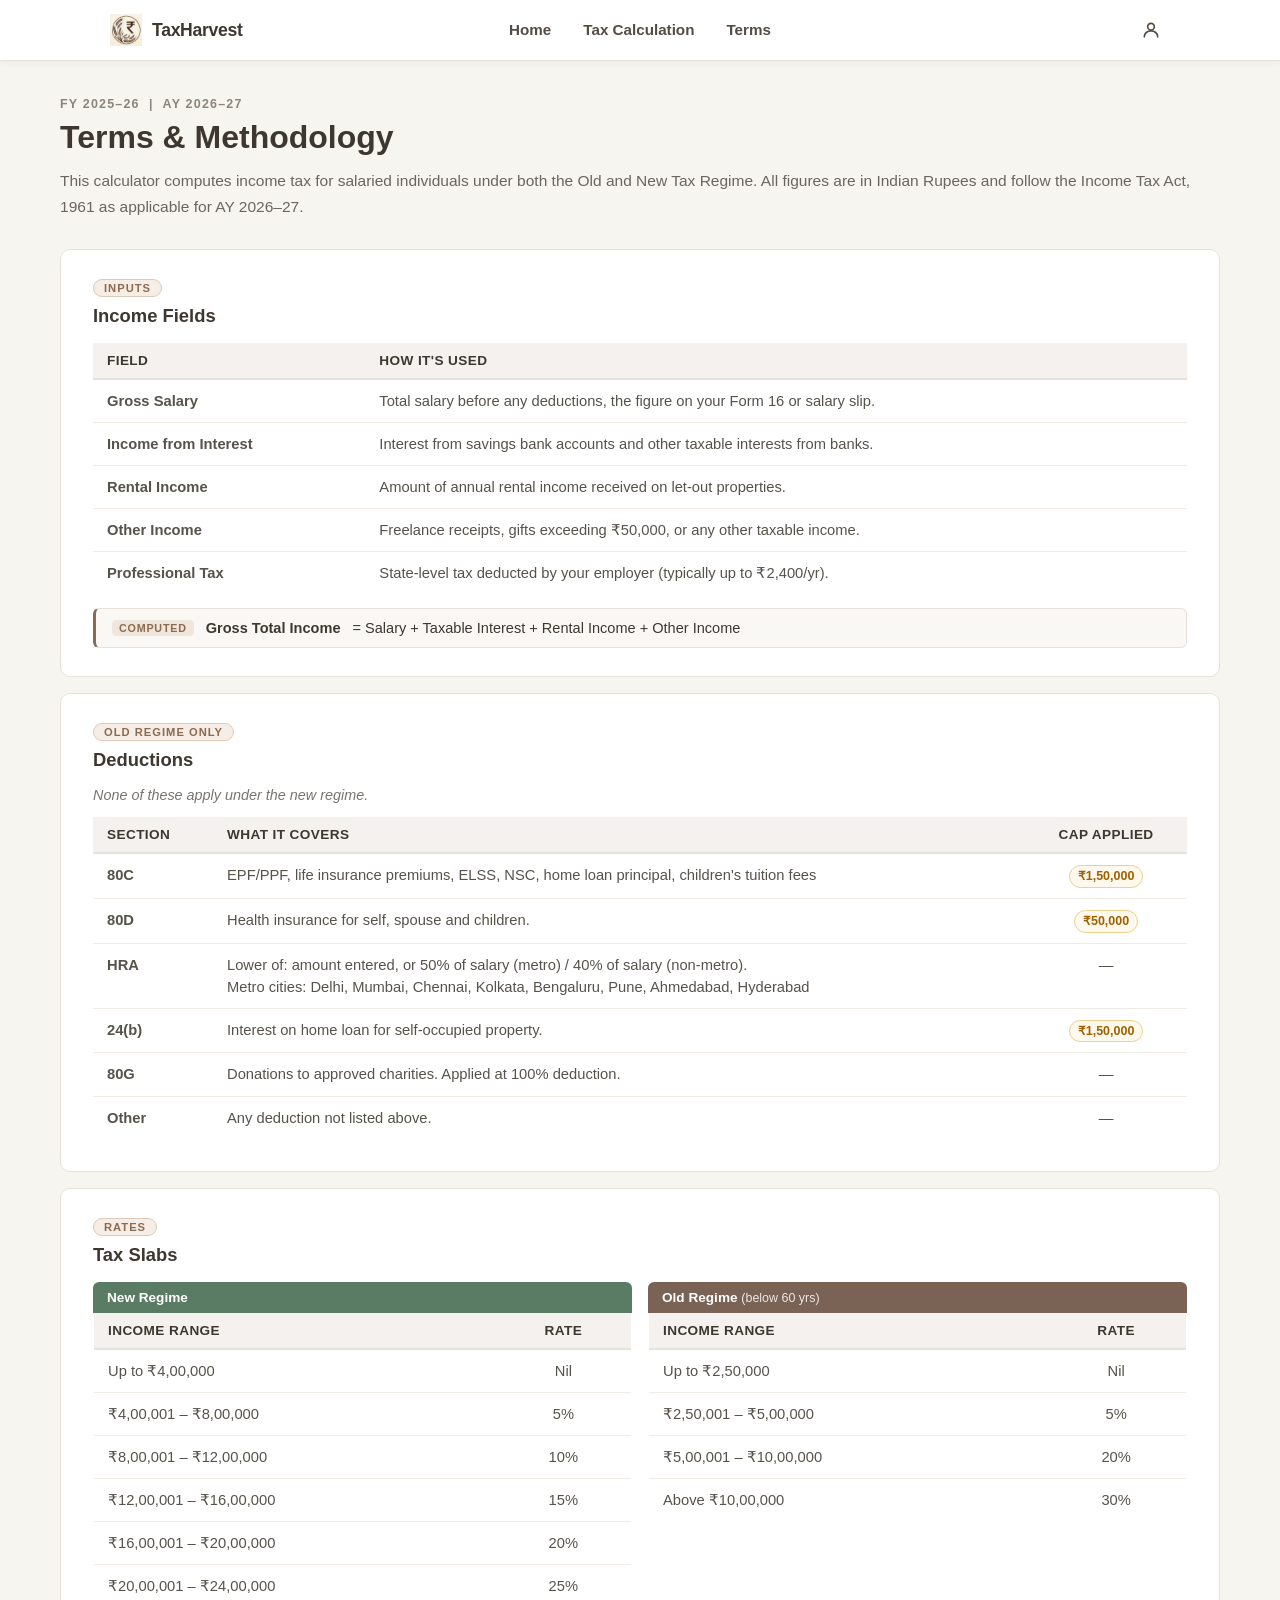
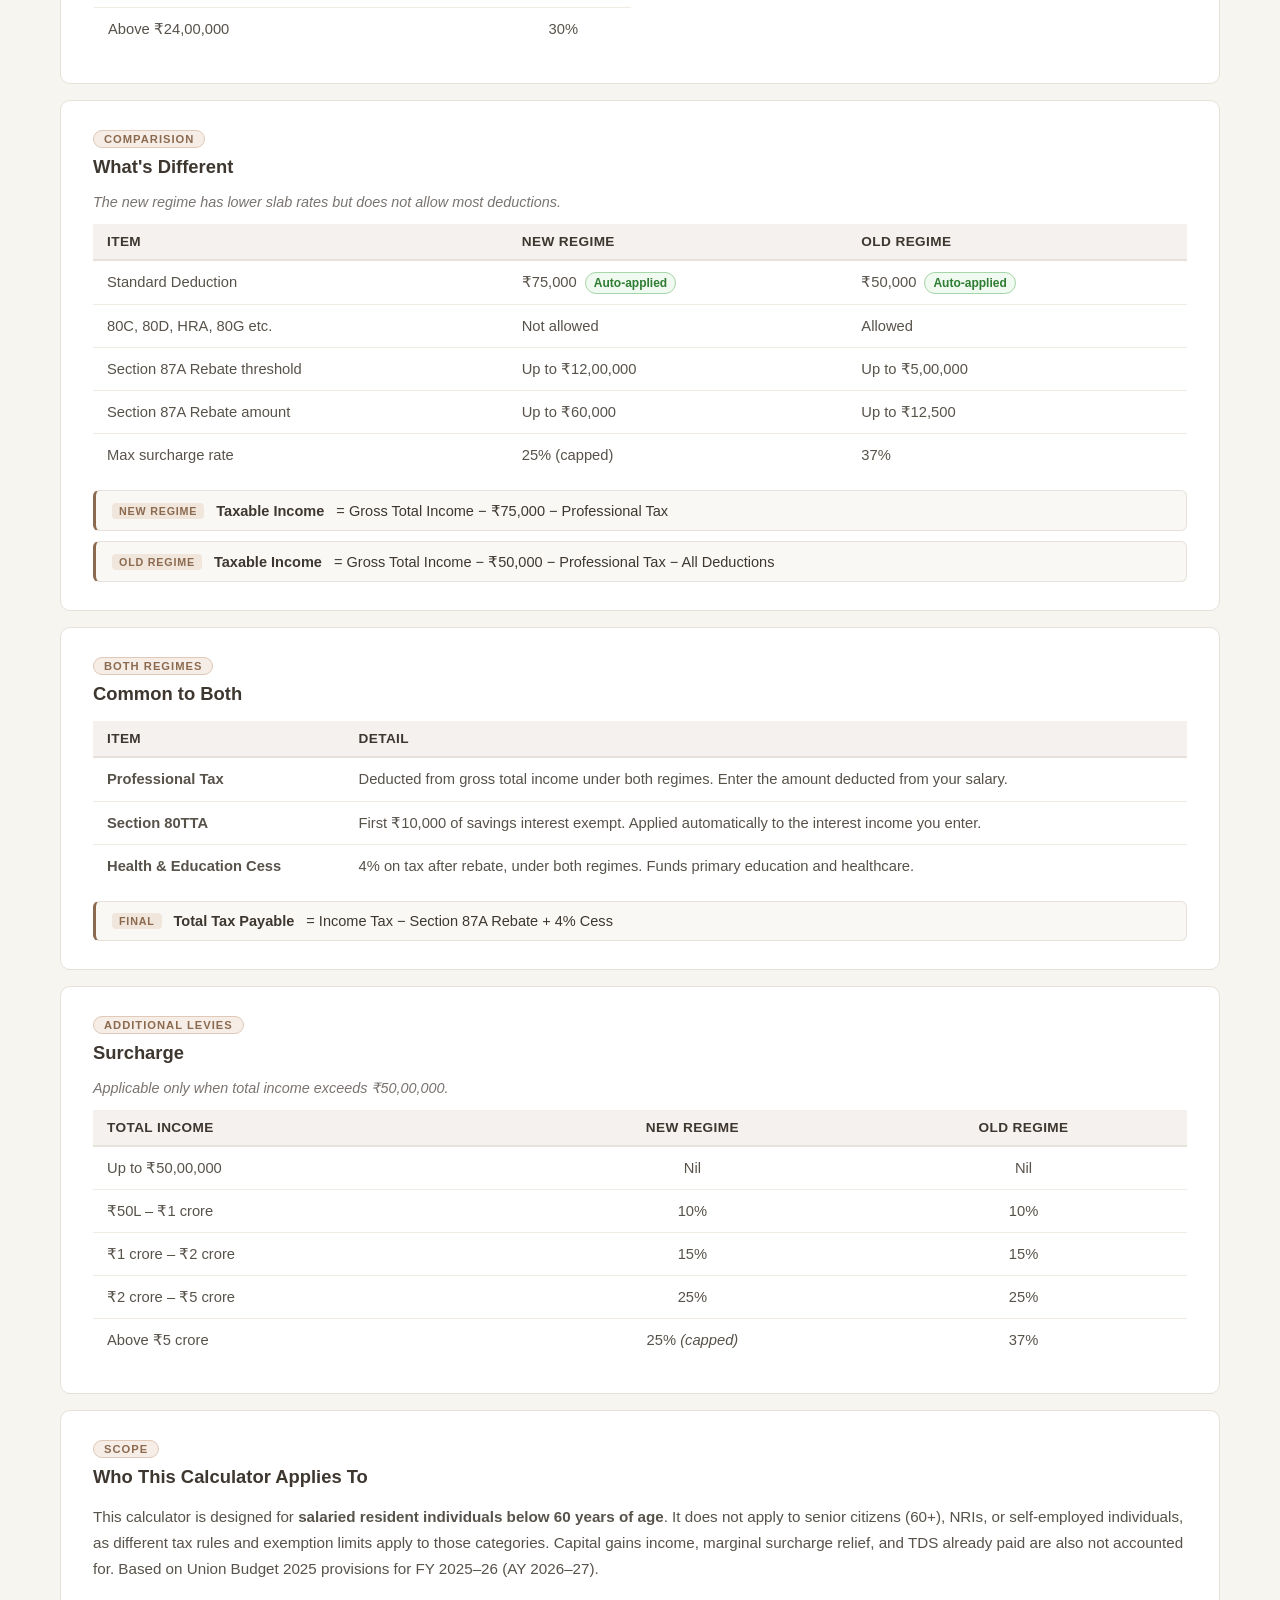
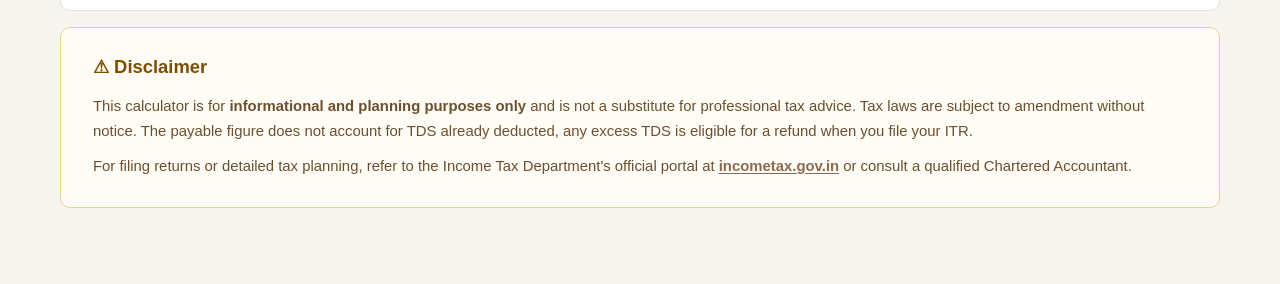
<file: pages/terms.html>
<!doctype html>
<html lang="en">
  <head>
    <meta charset="UTF-8" />
    <meta name="viewport" content="width=device-width, initial-scale=1.0" />
    <title>TaxHarvest - Terms</title>
    <link rel="stylesheet" href="../css/styleterms.css" />
  </head>
  <body>
     <div class="nav-wrapper">
  <nav>
    <a href="../index.html" class="nav-brand">
      <img src="../imglogofinal.jpg" alt="TaxHarvest Logo" class="nav-logo" />
      <span class="nav-name">TaxHarvest</span>
    </a>

    <div class="nav-links">
      <a href="../index.html">Home</a>
      <a href="taxinput.html">Tax Calculation</a>
      <a href="terms.html">Terms</a>
    </div>

    <div class="nav-right">
      <a href="profile.html" class="nav-profile-btn" title="Profile">
        <svg xmlns="http://www.w3.org/2000/svg" width="20" height="20" viewBox="0 0 24 24"
             fill="none" stroke="currentColor" stroke-width="2"
             stroke-linecap="round" stroke-linejoin="round">
          <circle cx="12" cy="8" r="4"/>
          <path d="M4 20c0-4 3.6-7 8-7s8 3 8 7"/>
        </svg>
      </a>
    </div>
  </nav>
</div>

    <div class="content-wrapper">
      <div class="page-header">
        <br><br>
        <p class="sub-heading">FY 2025–26 &nbsp;|&nbsp; AY 2026–27</p>
        <h2>Terms &amp; Methodology</h2>
        <p class="page-intro">
          This calculator computes income tax for salaried individuals under
          both the Old and New Tax Regime. All figures are in Indian Rupees and
          follow the Income Tax Act, 1961 as applicable for AY 2026–27.
        </p>
      </div>

      <!-- 1. Inputs -->
      <section class="info-section">
        <div class="section-label">Inputs</div>
        <h3>Income Fields</h3>
        <table class="data-table">
          <thead>
            <tr>
              <th>Field</th>
              <th>How it's used</th>
            </tr>
          </thead>
          <tbody>
            <tr>
              <td><strong>Gross Salary</strong></td>
              <td>
                Total salary before any deductions, the figure on your Form 16
                or salary slip.
              </td>
            </tr>
            <tr>
              <td><strong>Income from Interest</strong></td>
              <td>
                Interest from savings bank accounts and other taxable interests from banks.
              </td>
            </tr>
            <tr>
              <td><strong>Rental Income</strong></td>
              <td>Amount of annual rental income received on let-out properties.</td>
            </tr>
            <tr>
              <td><strong>Other Income</strong></td>
              <td>
                Freelance receipts, gifts exceeding ₹50,000, or any other
                taxable income.
              </td>
            </tr>
            <tr>
              <td><strong>Professional Tax</strong></td>
              <td>
                State-level tax deducted by your employer (typically up to
                ₹2,400/yr).
              </td>
            </tr>
          </tbody>
        </table>
        <div class="formula-box">
          <span class="formula-label">Computed</span>
          <strong>Gross Total Income</strong> = Salary + Taxable Interest +
          Rental Income + Other Income
        </div>
      </section>

     
      <!-- 3. Old Regime -->
      <section class="info-section">
        <div class="section-label">Old Regime Only</div>
        <h3>Deductions</h3>
        <p class="section-note">None of these apply under the new regime.</p>
        <table class="data-table">
          <thead>
            <tr>
              <th>Section</th>
              <th>What it covers</th>
              <th class="center">Cap applied</th>
            </tr>
          </thead>
          <tbody>
            <tr>
              <td><strong>80C</strong></td>
              <td>
                EPF/PPF, life insurance premiums, ELSS, NSC, home loan
                principal, children's tuition fees
              </td>
              <td class="center"><span class="cap-badge">₹1,50,000</span></td>
            </tr>
            <tr>
              <td><strong>80D</strong></td>
              <td>
                Health insurance for self, spouse and children.
              </td>
              <td class="center"><span class="cap-badge">₹50,000</span></td>
            </tr>
            <tr>
              <td><strong>HRA</strong></td>
              <td>
                Lower of: amount entered, or 50% of salary (metro) / 40% of
                salary (non-metro). <br>Metro cities: Delhi, Mumbai, Chennai,
                Kolkata, Bengaluru, Pune, Ahmedabad, Hyderabad
              </td>
              <td class="center">—</td>
            </tr>
            <tr>
              <td><strong>24(b)</strong></td>
              <td>Interest on home loan for self-occupied property.</td>
              <td class="center"><span class="cap-badge">₹1,50,000</span></td>
            </tr>
            <tr>
              <td><strong>80G</strong></td>
              <td>Donations to approved charities. Applied at 100% deduction.</td>
              <td class="center">—</td>
            </tr>
            <tr>
              <td><strong>Other</strong></td>
              <td>Any deduction not listed above.</td>
              <td class="center">—</td>
            </tr>
          </tbody>
        </table>
      </section>

       <!-- 2. Rates -->
      <section class="info-section">
        <div class="section-label">Rates</div>
        <h3>Tax Slabs</h3>
        <div class="slab-grid">
          <div>
            <div class="slab-title new-title">New Regime</div>
            <table class="data-table">
              <thead>
                <tr>
                  <th>Income Range</th>
                  <th class="center">Rate</th>
                </tr>
              </thead>
              <tbody>
                <tr>
                  <td>Up to ₹4,00,000</td>
                  <td class="center">Nil</td>
                </tr>
                <tr>
                  <td>₹4,00,001 – ₹8,00,000</td>
                  <td class="center">5%</td>
                </tr>
                <tr>
                  <td>₹8,00,001 – ₹12,00,000</td>
                  <td class="center">10%</td>
                </tr>
                <tr>
                  <td>₹12,00,001 – ₹16,00,000</td>
                  <td class="center">15%</td>
                </tr>
                <tr>
                  <td>₹16,00,001 – ₹20,00,000</td>
                  <td class="center">20%</td>
                </tr>
                <tr>
                  <td>₹20,00,001 – ₹24,00,000</td>
                  <td class="center">25%</td>
                </tr>
                <tr>
                  <td>Above ₹24,00,000</td>
                  <td class="center">30%</td>
                </tr>
              </tbody>
            </table>
          </div>
          <div>
            <div class="slab-title old-title">
              Old Regime <small>(below 60 yrs)</small>
            </div>
            <table class="data-table">
              <thead>
                <tr>
                  <th>Income Range</th>
                  <th class="center">Rate</th>
                </tr>
              </thead>
              <tbody>
                <tr>
                  <td>Up to ₹2,50,000</td>
                  <td class="center">Nil</td>
                </tr>
                <tr>
                  <td>₹2,50,001 – ₹5,00,000</td>
                  <td class="center">5%</td>
                </tr>
                <tr>
                  <td>₹5,00,001 – ₹10,00,000</td>
                  <td class="center">20%</td>
                </tr>
                <tr>
                  <td>Above ₹10,00,000</td>
                  <td class="center">30%</td>
                </tr>
              </tbody>
            </table>
          </div>
        </div>
      </section>


      <!-- 4. New Regime -->
      <section class="info-section">
        <div class="section-label">Comparision</div>
        <h3>What's Different</h3>
        <p class="section-note">
          The new regime has lower slab rates but does not allow most
          deductions.
        </p>
        <table class="data-table">
          <thead>
            <tr>
              <th>Item</th>
              <th>New Regime</th>
              <th>Old Regime</th>
            </tr>
          </thead>
          <tbody>
            <tr>
              <td>Standard Deduction</td>
              <td>₹75,000 <span class="auto-badge">Auto-applied</span></td>
              <td>₹50,000 <span class="auto-badge">Auto-applied</span></td>
            </tr>
            <tr>
              <td>80C, 80D, HRA, 80G etc.</td>
              <td>Not allowed</td>
              <td>Allowed</td>
            </tr>
            <tr>
              <td>Section 87A Rebate threshold</td>
              <td>Up to ₹12,00,000</td>
              <td>Up to ₹5,00,000</td>
            </tr>
            <tr>
              <td>Section 87A Rebate amount</td>
              <td>Up to ₹60,000</td>
              <td>Up to ₹12,500</td>
            </tr>
            <tr>
              <td>Max surcharge rate</td>
              <td>25% (capped)</td>
              <td>37%</td>
            </tr>
          </tbody>
        </table>
        <div class="formula-box">
          <span class="formula-label">New Regime</span>
          <strong>Taxable Income</strong> = Gross Total Income − ₹75,000 −
          Professional Tax
        </div>
        <div class="formula-box" style="margin-top: 10px">
          <span class="formula-label">Old Regime</span>
          <strong>Taxable Income</strong> = Gross Total Income − ₹50,000 −
          Professional Tax − All Deductions
        </div>
      </section>

      <!-- 5. Both Regimes -->
      <section class="info-section">
        <div class="section-label">Both Regimes</div>
        <h3>Common to Both</h3>
        <table class="data-table">
          <thead>
            <tr>
              <th>Item</th>
              <th>Detail</th>
            </tr>
          </thead>
          <tbody>
            <tr>
              <td><strong>Professional Tax</strong></td>
              <td>
                Deducted from gross total income under both regimes. Enter the
                amount deducted from your salary.
              </td>
            </tr>
            <tr>
              <td><strong>Section 80TTA</strong></td>
              <td>
                First ₹10,000 of savings interest exempt. Applied automatically
                to the interest income you enter.
              </td>
            </tr>
            <tr>
              <td><strong>Health &amp; Education Cess</strong></td>
              <td>
                4% on tax after rebate, under both regimes. Funds primary
                education and healthcare.
              </td>
            </tr>
          </tbody>
        </table>
        <div class="formula-box">
          <span class="formula-label">Final</span>
          <strong>Total Tax Payable</strong> = Income Tax − Section 87A Rebate +
          4% Cess
        </div>
      </section>

      <!-- 6. Additional Levies -->
      <section class="info-section">
        <div class="section-label">Additional Levies</div>
        <h3>Surcharge</h3>
        <p class="section-note">
          Applicable only when total income exceeds ₹50,00,000.
        </p>
        <table class="data-table">
          <thead>
            <tr>
              <th>Total Income</th>
              <th class="center">New Regime</th>
              <th class="center">Old Regime</th>
            </tr>
          </thead>
          <tbody>
            <tr>
              <td>Up to ₹50,00,000</td>
              <td class="center">Nil</td>
              <td class="center">Nil</td>
            </tr>
            <tr>
              <td>₹50L – ₹1 crore</td>
              <td class="center">10%</td>
              <td class="center">10%</td>
            </tr>
            <tr>
              <td>₹1 crore – ₹2 crore</td>
              <td class="center">15%</td>
              <td class="center">15%</td>
            </tr>
            <tr>
              <td>₹2 crore – ₹5 crore</td>
              <td class="center">25%</td>
              <td class="center">25%</td>
            </tr>
            <tr>
              <td>Above ₹5 crore</td>
              <td class="center">25% <em>(capped)</em></td>
              <td class="center">37%</td>
            </tr>
          </tbody>
        </table>
      </section>

      <!-- 7. Scope -->
      <section class="info-section">
        <div class="section-label">Scope</div>
        <h3>Who This Calculator Applies To</h3>
        <p style="font-size: 0.95rem; line-height: 1.7; color: #57524a">
          This calculator is designed for
          <strong>salaried resident individuals below 60 years of age</strong>.
          It does not apply to senior citizens (60+), NRIs, or self-employed
          individuals, as different tax rules and exemption limits apply to
          those categories. Capital gains income, marginal surcharge relief, and
          TDS already paid are also not accounted for. Based on Union Budget
          2025 provisions for FY 2025–26 (AY 2026–27).
        </p>
      </section>

      <!-- 8. Disclaimer -->
      <section class="info-section disclaimer-section">
        
        <h3>⚠  Disclaimer</h3>
        <p>
          This calculator is for
          <strong>informational and planning purposes only</strong> and is not a
          substitute for professional tax advice. Tax laws are subject to
          amendment without notice. The payable figure does not account for TDS
          already deducted, any excess TDS is eligible for a refund when you
          file your ITR.
        </p>
        <p>
          For filing returns or detailed tax planning, refer to the Income Tax
          Department's official portal at
          <a href="https://www.incometax.gov.in" target="_blank"
            >incometax.gov.in</a
          >
          or consult a qualified Chartered Accountant.
        </p>
      </section>
    </div>
   <script src='https://www.noupe.com/embed/019e71f3764171be9c10929ae3ddf34741f8.js'></script>
  </body>
</html>
</file>
<file: css/styleabout.css>
@import url('https://fonts.googleapis.com/css2?family=Cormorant+Garamond:ital,wght@0,300;0,400;1,300;1,400&family=Jost:wght@200;300;400&display=swap');

*, *::before, *::after {
  margin: 0;
  padding: 0;
  box-sizing: border-box;
}

body {
  font-family: 'Jost', sans-serif;
  background: #f5f0e8;
  color: #3a3028;
  min-height: 100vh;
  overflow-x: hidden;
}

/* ── Nav bar ── */
.nav-wrapper {
  font-family: "Segoe UI", Tahoma, Geneva, Verdana, sans-serif;
  width: 100%;
  background-color: #ffffff;
  border-bottom: 1px solid #e6e1da;
  display: flex;
  justify-content: center;
  position: sticky;
  top: 0;
  z-index: 1000;
  box-shadow: 0 1px 8px rgba(61, 55, 48, 0.06);
}

nav {
  width: 100%;
  max-width: 1100px;
  padding: 0 20px;
  height: 60px;
  display: flex;
  justify-content: space-between;
  align-items: center;
  position: relative;
}

.nav-brand {
  display: flex;
  align-items: center;
  gap: 10px;
  text-decoration: none;
  flex-shrink: 0;
}

.nav-logo {
  height: 32px;
  width: 32px;
  object-fit: contain;
}

.nav-name {
  font-size: 1.1rem;
  font-weight: 700;
  color: #3d3730;
  letter-spacing: -0.3px;
}

.nav-links {
  display: flex;
  align-items: center;
  gap: 4px;
  position: absolute;
  left: 50%;
  transform: translateX(-50%);
}

.nav-links a {
  color: #544c43;
  text-decoration: none;
  font-size: 0.95rem;
  font-weight: 600;
  padding: 6px 14px;
  border-radius: 6px;
  border-bottom: 2px solid transparent;
  transition: background 0.2s, color 0.2s;
  white-space: nowrap;
}

.nav-links a:hover {
  background-color: #f7f5f0;
  color: #2e2a24;
}

.nav-right {
  flex-shrink: 0;
}

.nav-profile-btn {
  display: flex;
  align-items: center;
  justify-content: center;
  width: 38px;
  height: 38px;
  border-radius: 50%;
  color: #544c43;
  text-decoration: none;
  transition: background 0.2s, color 0.2s;
}

.nav-profile-btn:hover {
  background-color: #f7f5f0;
  color: #2e2a24;
}

@media (max-width: 768px) {
  nav {
    flex-direction: column;
    height: auto;
    padding: 12px 20px;
    gap: 10px;
  }
  .nav-links {
    position: static;
    transform: none;
    flex-wrap: wrap;
    justify-content: center;
  }
  .nav-right {
    position: absolute;
    top: 12px;
    right: 20px;
  }
}

/* ── Page layout ── */
.page {
  width: 100%;
  min-height: 100vh;
  display: grid;
  grid-template-rows: auto 1fr;
}

/* ── Hero: two-column split ── */
.hero {
  display: grid;
  grid-template-columns: 42% 1fr;
  min-height: calc(100vh - 60px);
}

/* ─────────────────────────────────
   LEFT PANEL — brown
───────────────────────────────── */
.hero-left {
  background: #6b4c35;
  position: relative;
  display: flex;
  flex-direction: column;
  padding: 3rem 2.5rem 3rem 3rem;
  overflow: hidden;
  animation: fadeUp 0.7s ease both;
}

.hero-left::before {
  content: '';
  position: absolute;
  top: -60px;
  left: -60px;
  width: 280px;
  height: 280px;
  border-radius: 50%;
  background: rgba(255, 255, 255, 0.04);
}

.hero-left::after {
  content: '';
  position: absolute;
  bottom: 40px;
  right: -80px;
  width: 220px;
  height: 220px;
  border-radius: 50%;
  background: rgba(255, 255, 255, 0.03);
}

/* Welcome block */
.welcome-block {
  margin-top: 1.5rem;
  margin-bottom: auto;
}

.welcome-label {
  font-family: 'Jost', sans-serif;
  font-weight: 200;
  font-size: 10px;
  letter-spacing: 0.35em;
  text-transform: uppercase;
  color: rgba(245, 240, 232, 0.5);
  margin-bottom: 1rem;
}

.welcome-heading {
  font-family: 'Cormorant Garamond', serif;
  font-weight: 300;
  font-style: italic;
  font-size: 2.8rem;
  line-height: 1.2;
  color: #f5f0e8;
  margin-bottom: 0.75rem;
}

.tagline-left {
  font-family: 'Jost', sans-serif;
  font-weight: 200;
  font-size: 0.9rem;
  letter-spacing: 0.12em;
  color: rgba(245, 240, 232, 0.6);
  line-height: 1.6;
}


.tagline-extra {
  font-family: 'Cormorant Garamond', serif;
  font-weight: 200;
  font-style: italic;
  font-size: 1.2rem;
  letter-spacing: 0.12em;
  color: rgba(245, 240, 232, 0.525);
  line-height: 1.6;
}


/* Calculator widget */
.calc-widget {
  background: rgba(245, 240, 232, 0.08);
  border: 1px solid rgba(245, 240, 232, 0.15);
  border-radius: 16px;
  padding: 1.5rem;
  position: relative;
  z-index: 1;
}

.calc-label {
  font-family: 'Jost', sans-serif;
  font-weight: 200;
  font-size: 9px;
  letter-spacing: 0.3em;
  text-transform: uppercase;
  color: rgba(245, 240, 232, 0.45);
  margin-bottom: 1rem;
}

.calc-display {
  background: rgba(245, 240, 232, 0.06);
  border: 1px solid rgba(245, 240, 232, 0.1);
  border-radius: 8px;
  padding: 0.75rem 1rem;
  margin-bottom: 1rem;
  text-align: right;
  font-family: 'Cormorant Garamond', serif;
  font-size: 1.4rem;
  color: rgba(245, 240, 232, 0.85);
  letter-spacing: 0.05em;
  transition: color 0.15s;
}

.calc-grid {
  display: grid;
  grid-template-columns: repeat(3, 1fr);
  gap: 8px;
}

.calc-btn {
  background: rgba(245, 240, 232, 0.1);
  border: 1px solid rgba(245, 240, 232, 0.12);
  border-radius: 8px;
  color: rgba(245, 240, 232, 0.7);
  font-family: 'Jost', sans-serif;
  font-weight: 300;
  font-size: 0.8rem;
  padding: 0.65rem 0;
  cursor: pointer;
  transition: background 0.2s, color 0.2s;
}

.calc-btn:hover {
  background: rgba(245, 240, 232, 0.18);
  color: #f5f0e8;
}

.calc-btn.accent {
  background: #c4a882;
  border-color: #c4a882;
  color: #3a3028;
  font-weight: 400;
}

/* ─────────────────────────────────
   RIGHT PANEL — beige
───────────────────────────────── */
.hero-right {
  background: #f5f0e8;
  display: flex;
  flex-direction: column;
  padding: 3rem 3.5rem;
  position: relative;
  animation: fadeUp 0.7s 0.15s ease both;
}

.tagline-top {
  font-family: 'Cormorant Garamond', serif;
  font-weight: 300;
  font-style: italic;
  font-size: 1rem;
  letter-spacing: 0.08em;
  color: #9a7c5f;
  margin-bottom: 2.5rem;
  text-transform: lowercase;
}

/* About card */
.about-card {
  flex: 1;
  background: #ede7db;
  border-radius: 20px;
  padding: 2.5rem;
  display: flex;
  flex-direction: column;
  justify-content: center;
  position: relative;
  overflow: hidden;
  margin-bottom: 1.5rem;
  min-height: 280px;
  animation: fadeUp 0.7s 0.25s ease both;
}

.about-card::before {
  content: '';
  position: absolute;
  top: -30px;
  right: -30px;
  width: 160px;
  height: 160px;
  border-radius: 50%;
  background: rgba(107, 76, 53, 0.06);
}

.about-eyebrow {
  font-family: 'Jost', sans-serif;
  font-weight: 200;
  font-size: 9px;
  letter-spacing: 0.4em;
  text-transform: uppercase;
  color: #9a7c5f;
  margin-bottom: 1rem;
}

.about-title {
  font-family: 'Cormorant Garamond', serif;
  font-weight: 300;
  font-size: 3.2rem;
  line-height: 1.05;
  color: #3a3028;
  margin-bottom: 1rem;
}

.about-title em {
  font-style: italic;
  color: #6b4c35;
}

.about-body {
  font-family: 'Jost', sans-serif;
  font-weight: 300;
  font-size: 1.2rem;
  
  line-height: 1.8;
  color: #3a3028;
  max-width: 600px;
}
.about-body2 {
  font-family: 'Cormorant Garamond', sans-serif;
  font-weight: 300;
  font-size: 1.3rem;
  font-style: italic;
  line-height: 1.8;
  color: #3a3028;
  max-width: 600px;
}
.deco-line {
  position: absolute;
  bottom: 2rem;
  right: 2.5rem;
  width: 60px;
  height: 1px;
  background: #c4a882;
}

/* Dot cluster texture */
.dot-cluster {
  position: absolute;
  right: 1.5rem;
  top: 50%;
  transform: translateY(-50%);
  display: grid;
  grid-template-columns: repeat(4, 6px);
  gap: 6px;
  opacity: 0.25;
}

.dot-cluster span {
  width: 4px;
  height: 4px;
  border-radius: 50%;
  background: #6b4c35;
  display: block;
}

/* CTA row */
.cta-row {
  display: flex;
  align-items: center;
  gap: 1.5rem;
  animation: fadeUp 0.7s 0.35s ease both;
}

.cta-btn {
  display: inline-flex;
  align-items: center;
  gap: 0.75rem;
  background: #6b4c35;
  color: #f5f0e8;
  border: none;
  border-radius: 50px;
  padding: 0.9rem 2rem;
  font-family: 'Jost', sans-serif;
  font-weight: 300;
  font-size: 0.78rem;
  letter-spacing: 0.18em;
  text-transform: uppercase;
  cursor: pointer;
  transition: background 0.25s, transform 0.2s;
  text-decoration: none;
}

.cta-btn:hover {
  background: #3a3028;
  transform: translateY(-1px);
}

.cta-btn .arrow {
  font-size: 1rem;
  transition: transform 0.2s;
}

.cta-btn:hover .arrow {
  transform: translateX(4px);
}

.cta-note {
  font-family: 'Jost', sans-serif;
  font-weight: 200;
  font-size: 0.75rem;
  color: #9a7c5f;
  letter-spacing: 0.05em;
}

/* ── Animations ── */
@keyframes fadeUp {
  from {
    opacity: 0;
    transform: translateY(18px);
  }
  to {
    opacity: 1;
    transform: translateY(0);
  }
}
.about-point {
 width: 90%;
  background: rgba(107, 76, 53, 0.05);
  border: 1px solid #ede7db;
  border-radius: 12px;
  padding: 16px 20px;
  margin-bottom: 13px;
}

.about-point:last-child {
  margin-bottom: 10px;
}
</file>
<file: styleabout.css>
@import url('https://fonts.googleapis.com/css2?family=Cormorant+Garamond:ital,wght@0,300;0,400;1,300;1,400&family=Jost:wght@200;300;400&display=swap');

*, *::before, *::after {
  margin: 0;
  padding: 0;
  box-sizing: border-box;
}

body {
  font-family: 'Jost', sans-serif;
  background: #f5f0e8;
  color: #3a3028;
  min-height: 100vh;
  overflow-x: hidden;
}

/* ── Nav bar ── */
.nav-wrapper {
  font-family: "Segoe UI", Tahoma, Geneva, Verdana, sans-serif;
  width: 100%;
  background-color: #ffffff;
  border-bottom: 1px solid #e6e1da;
  display: flex;
  justify-content: center;
  position: sticky;
  top: 0;
  z-index: 1000;
  box-shadow: 0 1px 8px rgba(61, 55, 48, 0.06);
}

nav {
  width: 100%;
  max-width: 1100px;
  padding: 0 20px;
  height: 60px;
  display: flex;
  justify-content: space-between;
  align-items: center;
  position: relative;
}

.nav-brand {
  display: flex;
  align-items: center;
  gap: 10px;
  text-decoration: none;
  flex-shrink: 0;
}

.nav-logo {
  height: 32px;
  width: 32px;
  object-fit: contain;
}

.nav-name {
  font-size: 1.1rem;
  font-weight: 700;
  color: #3d3730;
  letter-spacing: -0.3px;
}

.nav-links {
  display: flex;
  align-items: center;
  gap: 4px;
  position: absolute;
  left: 50%;
  transform: translateX(-50%);
}

.nav-links a {
  color: #544c43;
  text-decoration: none;
  font-size: 0.95rem;
  font-weight: 600;
  padding: 6px 14px;
  border-radius: 6px;
  border-bottom: 2px solid transparent;
  transition: background 0.2s, color 0.2s;
  white-space: nowrap;
}

.nav-links a:hover {
  background-color: #f7f5f0;
  color: #2e2a24;
}

.nav-right {
  flex-shrink: 0;
}

.nav-profile-btn {
  display: flex;
  align-items: center;
  justify-content: center;
  width: 38px;
  height: 38px;
  border-radius: 50%;
  color: #544c43;
  text-decoration: none;
  transition: background 0.2s, color 0.2s;
}

.nav-profile-btn:hover {
  background-color: #f7f5f0;
  color: #2e2a24;
}

@media (max-width: 768px) {
  nav {
    flex-direction: column;
    height: auto;
    padding: 12px 20px;
    gap: 10px;
  }
  .nav-links {
    position: static;
    transform: none;
    flex-wrap: wrap;
    justify-content: center;
  }
  .nav-right {
    position: absolute;
    top: 12px;
    right: 20px;
  }
}

/* ── Page layout ── */
.page {
  width: 100%;
  min-height: 100vh;
  display: grid;
  grid-template-rows: auto 1fr;
}

/* ── Hero: two-column split ── */
.hero {
  display: grid;
  grid-template-columns: 42% 1fr;
  min-height: calc(100vh - 60px);
}

/* ─────────────────────────────────
   LEFT PANEL — brown
───────────────────────────────── */
.hero-left {
  background: #6b4c35;
  position: relative;
  display: flex;
  flex-direction: column;
  padding: 3rem 2.5rem 3rem 3rem;
  overflow: hidden;
  animation: fadeUp 0.7s ease both;
}

.hero-left::before {
  content: '';
  position: absolute;
  top: -60px;
  left: -60px;
  width: 280px;
  height: 280px;
  border-radius: 50%;
  background: rgba(255, 255, 255, 0.04);
}

.hero-left::after {
  content: '';
  position: absolute;
  bottom: 40px;
  right: -80px;
  width: 220px;
  height: 220px;
  border-radius: 50%;
  background: rgba(255, 255, 255, 0.03);
}

/* Welcome block */
.welcome-block {
  margin-top: 1.5rem;
  margin-bottom: auto;
}

.welcome-label {
  font-family: 'Jost', sans-serif;
  font-weight: 200;
  font-size: 10px;
  letter-spacing: 0.35em;
  text-transform: uppercase;
  color: rgba(245, 240, 232, 0.5);
  margin-bottom: 1rem;
}

.welcome-heading {
  font-family: 'Cormorant Garamond', serif;
  font-weight: 300;
  font-style: italic;
  font-size: 2.8rem;
  line-height: 1.2;
  color: #f5f0e8;
  margin-bottom: 0.75rem;
}

.tagline-left {
  font-family: 'Jost', sans-serif;
  font-weight: 200;
  font-size: 0.9rem;
  letter-spacing: 0.12em;
  color: rgba(245, 240, 232, 0.6);
  line-height: 1.6;
}


.tagline-extra {
  font-family: 'Cormorant Garamond', serif;
  font-weight: 200;
  font-style: italic;
  font-size: 1.2rem;
  letter-spacing: 0.12em;
  color: rgba(245, 240, 232, 0.525);
  line-height: 1.6;
}


/* Calculator widget */
.calc-widget {
  background: rgba(245, 240, 232, 0.08);
  border: 1px solid rgba(245, 240, 232, 0.15);
  border-radius: 16px;
  padding: 1.5rem;
  position: relative;
  z-index: 1;
}

.calc-label {
  font-family: 'Jost', sans-serif;
  font-weight: 200;
  font-size: 9px;
  letter-spacing: 0.3em;
  text-transform: uppercase;
  color: rgba(245, 240, 232, 0.45);
  margin-bottom: 1rem;
}

.calc-display {
  background: rgba(245, 240, 232, 0.06);
  border: 1px solid rgba(245, 240, 232, 0.1);
  border-radius: 8px;
  padding: 0.75rem 1rem;
  margin-bottom: 1rem;
  text-align: right;
  font-family: 'Cormorant Garamond', serif;
  font-size: 1.4rem;
  color: rgba(245, 240, 232, 0.85);
  letter-spacing: 0.05em;
  transition: color 0.15s;
}

.calc-grid {
  display: grid;
  grid-template-columns: repeat(3, 1fr);
  gap: 8px;
}

.calc-btn {
  background: rgba(245, 240, 232, 0.1);
  border: 1px solid rgba(245, 240, 232, 0.12);
  border-radius: 8px;
  color: rgba(245, 240, 232, 0.7);
  font-family: 'Jost', sans-serif;
  font-weight: 300;
  font-size: 0.8rem;
  padding: 0.65rem 0;
  cursor: pointer;
  transition: background 0.2s, color 0.2s;
}

.calc-btn:hover {
  background: rgba(245, 240, 232, 0.18);
  color: #f5f0e8;
}

.calc-btn.accent {
  background: #c4a882;
  border-color: #c4a882;
  color: #3a3028;
  font-weight: 400;
}

/* ─────────────────────────────────
   RIGHT PANEL — beige
───────────────────────────────── */
.hero-right {
  background: #f5f0e8;
  display: flex;
  flex-direction: column;
  padding: 3rem 3.5rem;
  position: relative;
  animation: fadeUp 0.7s 0.15s ease both;
}

.tagline-top {
  font-family: 'Cormorant Garamond', serif;
  font-weight: 300;
  font-style: italic;
  font-size: 1rem;
  letter-spacing: 0.08em;
  color: #9a7c5f;
  margin-bottom: 2.5rem;
  text-transform: lowercase;
}

/* About card */
.about-card {
  flex: 1;
  background: #ede7db;
  border-radius: 20px;
  padding: 2.5rem;
  display: flex;
  flex-direction: column;
  justify-content: center;
  position: relative;
  overflow: hidden;
  margin-bottom: 1.5rem;
  min-height: 280px;
  animation: fadeUp 0.7s 0.25s ease both;
}

.about-card::before {
  content: '';
  position: absolute;
  top: -30px;
  right: -30px;
  width: 160px;
  height: 160px;
  border-radius: 50%;
  background: rgba(107, 76, 53, 0.06);
}

.about-eyebrow {
  font-family: 'Jost', sans-serif;
  font-weight: 200;
  font-size: 9px;
  letter-spacing: 0.4em;
  text-transform: uppercase;
  color: #9a7c5f;
  margin-bottom: 1rem;
}

.about-title {
  font-family: 'Cormorant Garamond', serif;
  font-weight: 300;
  font-size: 3.2rem;
  line-height: 1.05;
  color: #3a3028;
  margin-bottom: 1rem;
}

.about-title em {
  font-style: italic;
  color: #6b4c35;
}

.about-body {
  font-family: 'Jost', sans-serif;
  font-weight: 300;
  font-size: 1.2rem;
  
  line-height: 1.8;
  color: #3a3028;
  max-width: 600px;
}
.about-body2 {
  font-family: 'Cormorant Garamond', sans-serif;
  font-weight: 300;
  font-size: 1.3rem;
  font-style: italic;
  line-height: 1.8;
  color: #3a3028;
  max-width: 600px;
}
.deco-line {
  position: absolute;
  bottom: 2rem;
  right: 2.5rem;
  width: 60px;
  height: 1px;
  background: #c4a882;
}

/* Dot cluster texture */
.dot-cluster {
  position: absolute;
  right: 1.5rem;
  top: 50%;
  transform: translateY(-50%);
  display: grid;
  grid-template-columns: repeat(4, 6px);
  gap: 6px;
  opacity: 0.25;
}

.dot-cluster span {
  width: 4px;
  height: 4px;
  border-radius: 50%;
  background: #6b4c35;
  display: block;
}

/* CTA row */
.cta-row {
  display: flex;
  align-items: center;
  gap: 1.5rem;
  animation: fadeUp 0.7s 0.35s ease both;
}

.cta-btn {
  display: inline-flex;
  align-items: center;
  gap: 0.75rem;
  background: #6b4c35;
  color: #f5f0e8;
  border: none;
  border-radius: 50px;
  padding: 0.9rem 2rem;
  font-family: 'Jost', sans-serif;
  font-weight: 300;
  font-size: 0.78rem;
  letter-spacing: 0.18em;
  text-transform: uppercase;
  cursor: pointer;
  transition: background 0.25s, transform 0.2s;
  text-decoration: none;
}

.cta-btn:hover {
  background: #3a3028;
  transform: translateY(-1px);
}

.cta-btn .arrow {
  font-size: 1rem;
  transition: transform 0.2s;
}

.cta-btn:hover .arrow {
  transform: translateX(4px);
}

.cta-note {
  font-family: 'Jost', sans-serif;
  font-weight: 200;
  font-size: 0.75rem;
  color: #9a7c5f;
  letter-spacing: 0.05em;
}

/* ── Animations ── */
@keyframes fadeUp {
  from {
    opacity: 0;
    transform: translateY(18px);
  }
  to {
    opacity: 1;
    transform: translateY(0);
  }
}
.about-point {
 width: 90%;
  background: rgba(107, 76, 53, 0.05);
  border: 1px solid #ede7db;
  border-radius: 12px;
  padding: 16px 20px;
  margin-bottom: 13px;
}

.about-point:last-child {
  margin-bottom: 10px;
}
</file>
<file: styleprofile.css>
@import url('https://fonts.googleapis.com/css2?family=Cormorant+Garamond:ital,wght@0,300;0,400;1,300;1,400&family=Jost:wght@200;300;400&display=swap');

* {
  box-sizing: border-box;
  margin: 0;
  padding: 0;
  font-family: "Segoe UI", Tahoma, Geneva, Verdana, sans-serif;
}

body {
  background-color: #f7f5f0; /* Soft warm beige background */
  color: #4a4740;
  display: flex;
  flex-direction: column;
  align-items: center;
  justify-content: flex-start;
  min-height: 100vh;
}

/* ── Nav bar ── */
.nav-wrapper {
  width: 100%;
  background-color: #ffffff;
  border-bottom: 1px solid #e6e1da;
  display: flex;
  justify-content: center;
  position: sticky;
  top: 0;
  z-index: 1000;
  box-shadow: 0 1px 8px rgba(61, 55, 48, 0.06);
}

nav {
  width: 100%;
  max-width: 1100px;
  padding: 0 20px;
  height: 60px;
  display: flex;
  justify-content: space-between;
  align-items: center;
  position: relative;
}

.nav-brand {
  display: flex;
  align-items: center;
  gap: 10px;
  text-decoration: none;
  flex-shrink: 0;
}

.nav-logo {
  height: 32px;
  width: 32px;
  object-fit: contain;
}

.nav-name {
  font-size: 1.1rem;
  font-weight: 700;
  color: #3d3730;
  letter-spacing: -0.3px;
}

.nav-links {
  display: flex;
  align-items: center;
  gap: 4px;
  position: absolute;
  left: 50%;
  transform: translateX(-50%);
}

.nav-links a {
  color: #544c43;
  text-decoration: none;
  font-size: 0.95rem;
  font-weight: 600;
  padding: 6px 14px;
  border-radius: 6px;
  border-bottom: 2px solid transparent;
  transition: background 0.2s, color 0.2s;
  white-space: nowrap;
}

.nav-links a:hover {
  background-color: #f7f5f0;
  color: #2e2a24;
}

.nav-right {
  flex-shrink: 0;
}

.nav-profile-btn {
  display: flex;
  align-items: center;
  justify-content: center;
  width: 38px;
  height: 38px;
  border-radius: 50%;
  color: #544c43;
  text-decoration: none;
  transition: background 0.2s, color 0.2s;
}

.nav-profile-btn:hover {
  background-color: #f7f5f0;
  color: #2e2a24;
}

@media (max-width: 768px) {
  nav {
    flex-direction: column;
    height: auto;
    padding: 12px 20px;
    gap: 10px;
  }
  .nav-links {
    position: static;
    transform: none;
    flex-wrap: wrap;
    justify-content: center;
  }
  .nav-right {
    position: absolute;
    top: 12px;
    right: 20px;
  }
}


/* Layout wrapper for the main content area */
.wrapper {
  width: 100%;
  max-width: 1100px;
  padding: 0 20px;
  margin-bottom: 40px;
  display: flex;
  flex-direction: column;
  align-items: center;
  position: relative;
}

/* Card Container for Profile Info */
.profile-section {
  background-color: #ffffff;
  border: 1px solid #e6e1da;
  border-radius: 12px;
  padding: 40px;
  width: 100%;
  max-width: 500px; /* Clean, compact card size for a profile card */
  box-shadow: 0 4px 15px rgba(61, 55, 48, 0.04);
  display: flex;
  flex-direction: column;
  align-items: center;
  text-align: center;
}

.profile-section h2 {
  font-size: 1.8rem;
  color: #3d3730;
  font-weight: 700;
  margin-bottom: 30px;
  align-self: flex-start;
  width: 100%;
  border-bottom: 2px solid #f7f5f0;
  padding-bottom: 15px;
}

/* Profile Picture Layout Container */
.avatar-container {
  position: relative;
  width: 150px;
  height: 150px;
  margin-bottom: 25px;
}

.avatar-preview {
  width: 100%;
  height: 100%;
  border-radius: 50%;
  object-fit: cover;
  border: 3px solid #d1cac0;
  background-color: #faf9f6;
}

/* Hidden standard file input widget */
#fileInput {
  display: none;
}

/* Styled Upload Overlay trigger */
.upload-label {
  position: absolute;
  bottom: 0;
  right: 0;
  background-color: #544c43; /* Deep warm brown matches layout buttons */
  color: #ffffff;
  width: 38px;
  height: 38px;
  border-radius: 50%;
  display: flex;
  align-items: center;
  justify-content: center;
  cursor: pointer;
  box-shadow: 0 2px 8px rgba(0, 0, 0, 0.15);
  transition: background-color 0.2s;
}

.upload-label:hover {
  background-color: #3d3730;
}

.upload-label svg {
  width: 18px;
  height: 18px;
  fill: none;
  stroke: currentColor;
  stroke-width: 2;
  stroke-linecap: round;
  stroke-linejoin: round;
}

/* Live Profile Display Header */
.user-display-name {
  font-size: 1.5rem;
  color: #2e2a24;
  font-weight: 600;
  margin-bottom: 25px;
  word-break: break-word;
}

/* Input Fields Block styling */
.input-group {
  width: 100%;
  text-align: left;
  margin-bottom: 25px;
}

.input-group label {
  display: block;
  margin-bottom: 8px;
  color: #706960;
  font-size: 0.85rem;
  font-weight: 700;
  letter-spacing: 0.5px;
}

.input-group input {
  width: 100%;
  padding: 14px 12px;
  border: 1px solid #d1cac0;
  border-radius: 6px;
  font-size: 1rem;
  background-color: #faf9f6;
  color: #3d3730;
  outline: none;
  transition: all 0.2s ease;
}

.input-group input:focus {
  border-color: #8c857b;
  background-color: #ffffff;
  box-shadow: 0 0 0 3px rgba(140, 133, 123, 0.15);
}

/* Form Save Button setup styling */
.save-btn {
  padding: 12px 35px;
  background-color: #544c43;
  border: none;
  border-radius: 6px;
  color: #ffffff;
  font-size: 0.95rem;
  font-weight: 600;
  cursor: pointer;
  transition: background-color 0.2s ease;
  width: 100%;
}

.save-btn:hover {
  background-color: #3d3730;
}

/* Dynamic Feedback Success Toast Styling */
.success-toast {
  display: none;
  background-color: #3d3730;
  color: #faf9f6;
  padding: 15px 30px;
  border-radius: 8px;
  margin-top: 20px;
  font-size: 0.95rem;
  font-weight: 600;
  box-shadow: 0 4px 12px rgba(0, 0, 0, 0.1);
  animation: fadeIn 0.3s ease-in-out;
  max-width: 500px;
  width: 100%;
  text-align: center;
}

@keyframes fadeIn {
  from {
    opacity: 0;
    transform: translateY(-10px);
  }
  to {
    opacity: 1;
    transform: translateY(0);
  }
}
</file>
<file: styletaxin.css>
@import url('https://fonts.googleapis.com/css2?family=Cormorant+Garamond:ital,wght@0,300;0,400;1,300;1,400&family=Jost:wght@200;300;400&display=swap');

:root {
  --primary-brown: #6d4c41;
  --secondary-brown: #8d6e63;
  --accent-tan: #d7ccc8;
  --bg-neutral: #fdfbf9;
  --text-main: #3e2723;
  --border-color: #e0d7d5;
  --white: #ffffff;
  /* Colors from About Page */
  --nav-text: #544c43;
  --nav-hover: #2e2a24;
  --nav-border: #e6e1da;
}

body {
  font-family: "Segoe UI", Tahoma, Geneva, Verdana, sans-serif;
  background-color: var(--bg-neutral);
  color: var(--text-main);
  margin: 0;
  padding: 0;
  display: flex;
  flex-direction: column;
  align-items: center;
}

/* ── Nav bar ── */
.nav-wrapper {
  width: 100%;
  background-color: #ffffff;
  border-bottom: 1px solid #e6e1da;
  display: flex;
  justify-content: center;
  position: sticky;
  top: 0;
  z-index: 1000;
  box-shadow: 0 1px 8px rgba(61, 55, 48, 0.06);
}

nav {
  width: 100%;
  max-width: 1100px;
  padding: 0 20px;
  height: 60px;
  display: flex;
  justify-content: space-between;
  align-items: center;
  position: relative;
}

.nav-brand {
  display: flex;
  align-items: center;
  gap: 10px;
  text-decoration: none;
  flex-shrink: 0;
}

.nav-logo {
  height: 32px;
  width: 32px;
  object-fit: contain;
}

.nav-name {
  font-size: 1.1rem;
  font-weight: 700;
  color: #3d3730;
  letter-spacing: -0.3px;
}

.nav-links {
  display: flex;
  align-items: center;
  gap: 4px;
  position: absolute;
  left: 50%;
  transform: translateX(-50%);
}

.nav-links a {
  color: #544c43;
  text-decoration: none;
  font-size: 0.95rem;
  font-weight: 600;
  padding: 6px 14px;
  border-radius: 6px;
  border-bottom: 2px solid transparent;
  transition: background 0.2s, color 0.2s;
  white-space: nowrap;
}

.nav-links a:hover {
  background-color: #f7f5f0;
  color: #2e2a24;
}

.nav-right {
  flex-shrink: 0;
}

.nav-profile-btn {
  display: flex;
  align-items: center;
  justify-content: center;
  width: 38px;
  height: 38px;
  border-radius: 50%;
  color: #544c43;
  text-decoration: none;
  transition: background 0.2s, color 0.2s;
}

.nav-profile-btn:hover {
  background-color: #f7f5f0;
  color: #2e2a24;
}

@media (max-width: 768px) {
  nav {
    flex-direction: column;
    height: auto;
    padding: 12px 20px;
    gap: 10px;
  }
  .nav-links {
    position: static;
    transform: none;
    flex-wrap: wrap;
    justify-content: center;
  }
  .nav-right {
    position: absolute;
    top: 12px;
    right: 20px;
  }
}


/* --- Form Container --- */
.container {
  width: 90%;
  max-width: 850px;
  background: var(--white);
  border-radius: 12px;
  box-shadow: 0 4px 20px rgba(62, 39, 35, 0.08);
  border: 1px solid var(--border-color);
  margin-bottom: 50px;
  /* overflow: hidden removed to prevent tooltip clipping */
}

.tabs {
  display: flex;
  border-bottom: 2px solid var(--accent-tan);
  background: #fff;
  border-radius: 12px 12px 0 0;
  overflow: hidden;
}

.tab-btn {
  flex: 1;
  padding: 18px;
  border: none;
  background: none;
  cursor: pointer;
  font-size: 16px;
  font-weight: 600;
  color: var(--secondary-brown);
  transition: all 0.3s;
}

.tab-btn.active {
  color: var(--primary-brown);
  border-bottom: 4px solid var(--primary-brown);
}

.tab-content {
  display: none;
  padding: 30px;
  animation: fadeIn 0.4s ease;
}

.tab-content.active {
  display: grid;
  grid-template-columns: 1fr 1fr;
  gap: 25px;
}

@keyframes fadeIn {
  from {
    opacity: 0;
    transform: translateY(5px);
  }
  to {
    opacity: 1;
    transform: translateY(0);
  }
}

.input-group {
  display: flex;
  flex-direction: column;
  position: relative;
}

.label-wrapper {
  display: flex;
  align-items: center;
  justify-content: space-between;
  margin-bottom: 8px;
}

label {
  font-size: 14px;
  font-weight: 500;
  color: var(--primary-brown);
}

.input-wrapper {
  display: flex;
  align-items: center;
  border: 1.5px solid var(--border-color);
  border-radius: 8px;
  overflow: hidden;
  background: #fff;
}

.input-wrapper:focus-within {
  border-color: var(--primary-brown);
}

.currency-symbol {
  background: #f5f1f0;
  padding: 10px 15px;
  border-right: 1px solid var(--border-color);
  color: var(--secondary-brown);
  font-weight: bold;
}

input,
select {
  width: 100%;
  padding: 12px;
  border: none;
  outline: none;
  font-size: 15px;
  color: var(--text-main);
  background: transparent;
}

/* --- TOOLTIP FIX --- */
.info-icon {
  width: 18px;
  height: 18px;
  background: var(--accent-tan);
  color: var(--primary-brown);
  border-radius: 50%;
  display: flex;
  align-items: center;
  justify-content: center;
  font-size: 12px;
  font-style: italic;
  cursor: help;
  position: relative;
}

.info-icon::after {
  content: attr(data-tooltip);
  position: absolute;
  bottom: 140%;
  left: 50%;
  transform: translateX(-50%);
  background: var(--primary-brown);
  color: white;
  padding: 10px;
  border-radius: 6px;
  width: 200px;
  font-size: 12px;
  font-style: normal;
  z-index: 99;
  opacity: 0;
  visibility: hidden;
  transition: opacity 0.2s ease;
  box-shadow: 0 4px 10px rgba(0, 0, 0, 0.15);
}

/* Right-side alignment fix for tooltips */
.tab-content .input-group:nth-child(even) .info-icon::after {
  left: auto;
  right: 0;
  transform: translateX(10%);
}

.info-icon:hover::after {
  opacity: 1;
  visibility: visible;
}

.footer-actions {
  grid-column: span 2;
  display: flex;
  justify-content: flex-end;
  gap: 15px;
  margin-top: 20px;
}

.btn {
  padding: 12px 30px;
  border-radius: 8px;
  font-weight: 600;
  cursor: pointer;
  text-decoration: none;
}

.btn-outline {
  background: transparent;
  border: 1px solid var(--primary-brown);
  color: var(--primary-brown);
}

.btn-solid {
  background: var(--primary-brown);
  border: none;
  color: white;
}



.recommended-badge {
  display: inline-block;
  background-color: #e6f4ea;
  color: #2e7d32;
  font-size: 11px;
  font-weight: 600;
  padding: 3px 10px;
  border-radius: 20px;
  margin-right: 8px;
  vertical-align: middle;
  letter-spacing: 0.3px;
  border: 1px solid #a5d6a7;
}

#savings-line {
  display: flex;
  align-items: center;
  gap: 10px;
  margin-top: 16px;
  padding: 14px 20px;
  background-color: #f0faf1;
  border: 1px solid #a5d6a7;
  border-radius: 8px;
  font-size: 15px;
  color: #2e7d32;
}

#savings-line::before {
  content: "✦";
  font-size: 18px;
  color: #4caf50;
  flex-shrink: 0;
}

#savings-line span {
  font-weight: bold;
  color: #1b5e20;
}
</file>
<file: styleterms.css>
@import url('https://fonts.googleapis.com/css2?family=Cormorant+Garamond:ital,wght@0,300;0,400;1,300;1,400&family=Jost:wght@200;300;400&display=swap');

* {
    box-sizing: border-box;
    margin: 0;
    padding: 0;
    font-family: 'Segoe UI', Tahoma, Geneva, Verdana, sans-serif;
}

body {
    background-color: #f7f5f0;
    color: #4a4740;
    display: flex;
    flex-direction: column;
    align-items: center;
    min-height: 100vh;
}

/* ── Nav bar ── */
.nav-wrapper {
  width: 100%;
  background-color: #ffffff;
  border-bottom: 1px solid #e6e1da;
  display: flex;
  justify-content: center;
  position: sticky;
  top: 0;
  z-index: 1000;
  box-shadow: 0 1px 8px rgba(61, 55, 48, 0.06);
}

nav {
  width: 100%;
  max-width: 1100px;
  padding: 0 20px;
  height: 60px;
  display: flex;
  justify-content: space-between;
  align-items: center;
  position: relative;
}

.nav-brand {
  display: flex;
  align-items: center;
  gap: 10px;
  text-decoration: none;
  flex-shrink: 0;
}

.nav-logo {
  height: 32px;
  width: 32px;
  object-fit: contain;
}

.nav-name {
  font-size: 1.1rem;
  font-weight: 700;
  color: #3d3730;
  letter-spacing: -0.3px;
}

.nav-links {
  display: flex;
  align-items: center;
  gap: 4px;
  position: absolute;
  left: 50%;
  transform: translateX(-50%);
}

.nav-links a {
  color: #544c43;
  text-decoration: none;
  font-size: 0.95rem;
  font-weight: 600;
  padding: 6px 14px;
  border-radius: 6px;
  border-bottom: 2px solid transparent;
  transition: background 0.2s, color 0.2s;
  white-space: nowrap;
}

.nav-links a:hover {
  background-color: #f7f5f0;
  color: #2e2a24;
}

.nav-right {
  flex-shrink: 0;
}

.nav-profile-btn {
  display: flex;
  align-items: center;
  justify-content: center;
  width: 38px;
  height: 38px;
  border-radius: 50%;
  color: #544c43;
  text-decoration: none;
  transition: background 0.2s, color 0.2s;
}

.nav-profile-btn:hover {
  background-color: #f7f5f0;
  color: #2e2a24;
}

@media (max-width: 768px) {
  nav {
    flex-direction: column;
    height: auto;
    padding: 12px 20px;
    gap: 10px;
  }
  .nav-links {
    position: static;
    transform: none;
    flex-wrap: wrap;
    justify-content: center;
  }
  .nav-right {
    position: absolute;
    top: 12px;
    right: 20px;
  }
}


/* ── Layout ── */
.content-wrapper {
    width: 100%;
    max-width: 1200px;
    padding: 0 20px 60px;
}

/* ── Page header ── */
.page-header {
    margin-bottom: 28px;
}

.sub-heading {
    font-size: 0.78rem;
    color: #8c857b;
    text-transform: uppercase;
    letter-spacing: 1.2px;
    font-weight: 600;
    margin-bottom: 8px;
}

.page-header h2 {
    font-size: 2rem;
    color: #3d3730;
    font-weight: 700;
    margin-bottom: 12px;
}

.page-intro {
    font-size: 0.97rem;
    line-height: 1.7;
    color: #6b6460;
}

/* ── Section cards ── */
.info-section {
    background: #ffffff;
    border: 1px solid #e6e1da;
    border-radius: 10px;
    padding: 28px 32px;
    margin-bottom: 16px;
}

.section-label {
    display: inline-block;
    font-size: 0.7rem;
    font-weight: 700;
    text-transform: uppercase;
    letter-spacing: 1px;
    color: #8c6a4f;
    background-color: #f5ede6;
    border: 1px solid #e0c9b8;
    border-radius: 20px;
    padding: 2px 10px;
    margin-bottom: 8px;
}

.info-section h3 {
    font-size: 1.15rem;
    color: #3d3730;
    font-weight: 700;
    margin-bottom: 16px;
}

.section-note {
    font-size: 0.9rem;
    color: #7a7470;
    margin-bottom: 14px;
    font-style: italic;
}

.scope-note {
    font-size: 0.88rem;
    color: #7a7470;
    margin-top: 14px;
    padding-top: 14px;
    border-top: 1px solid #f0ebe4;
}

/* ── Data table ── */
.data-table {
    width: 100%;
    border-collapse: collapse;
    font-size: 0.92rem;
    margin-bottom: 4px;
}

.data-table thead tr {
    background-color: #f5f1ee;
}

.data-table th {
    text-align: left;
    padding: 10px 14px;
    font-weight: 600;
    color: #3d3730;
    border-bottom: 2px solid #e6e1da;
    font-size: 0.85rem;
    text-transform: uppercase;
    letter-spacing: 0.4px;
}

.data-table td {
    padding: 10px 14px;
    border-bottom: 1px solid #f0ebe4;
    color: #57524a;
    vertical-align: top;
    line-height: 1.5;
}

.data-table tbody tr:last-child td {
    border-bottom: none;
}

.data-table tbody tr:hover {
    background-color: #faf8f5;
}

.data-table .center {
    text-align: center;
}

.data-table small {
    font-weight: 400;
    font-size: 0.8rem;
    color: #8c857b;
}

/* ── Badges ── */
.cap-badge {
    display: inline-block;
    font-size: 0.78rem;
    font-weight: 600;
    background: #fff8ed;
    color: #a06000;
    border: 1px solid #f0d090;
    border-radius: 20px;
    padding: 1px 8px;
}

.auto-badge {
    display: inline-block;
    font-size: 0.75rem;
    font-weight: 600;
    background: #f0faf1;
    color: #2e7d32;
    border: 1px solid #a5d6a7;
    border-radius: 20px;
    padding: 1px 8px;
    margin-left: 4px;
}

/* ── Formula box ── */
.formula-box {
    display: flex;
    align-items: center;
    gap: 12px;
    background: #faf8f5;
    border: 1px solid #e6e1da;
    border-left: 3px solid #8c6a4f;
    border-radius: 6px;
    padding: 11px 16px;
    font-size: 0.91rem;
    color: #3d3730;
    margin-top: 14px;
    flex-wrap: wrap;
}

.formula-label {
    font-size: 0.67rem;
    font-weight: 700;
    text-transform: uppercase;
    letter-spacing: 0.8px;
    color: #8c6a4f;
    background: #f0e6dc;
    border-radius: 4px;
    padding: 2px 7px;
    flex-shrink: 0;
}

/* ── Slab grid ── */
.slab-grid {
    display: grid;
    grid-template-columns: 1fr 1fr;
    gap: 16px;
}

.slab-title {
    font-size: 0.85rem;
    font-weight: 700;
    padding: 8px 14px;
    border-radius: 6px 6px 0 0;
    margin-bottom: -1px;
}

.new-title {
    background-color: #5a7c65;
    color: #ffffff;
}

.old-title {
    background-color: #7a6254;
    color: #ffffff;
}

.old-title small {
    font-weight: 400;
    font-size: 0.78rem;
    opacity: 0.85;
}

.slab-grid .data-table {
    border-radius: 0 0 6px 6px;
    overflow: hidden;
    border: 1px solid #e6e1da;
}

@media (max-width: 768px) {
    .slab-grid {
        grid-template-columns: 1fr;
    }
}

/* ── Disclaimer ── */
.disclaimer-section {
    background: #fffcf5;
    border-color: #f0d090;
}

.disclaimer-icon {
    font-size: 1.2rem;
    margin-bottom: 8px;
    color: #a06000;
}

.disclaimer-section h3 {
    color: #7a4f00;
}

.disclaimer-section p {
    font-size: 0.93rem;
    line-height: 1.7;
    color: #6b5030;
    margin-bottom: 10px;
}

.disclaimer-section p:last-child { margin-bottom: 0; }

.disclaimer-section a {
    color: #8c6a4f;
    font-weight: 600;
    text-decoration: underline;
    text-underline-offset: 2px;
}
</file>
<file: css/styletaxin.css>
@import url('https://fonts.googleapis.com/css2?family=Cormorant+Garamond:ital,wght@0,300;0,400;1,300;1,400&family=Jost:wght@200;300;400&display=swap');

:root {
  --primary-brown: #6d4c41;
  --secondary-brown: #8d6e63;
  --accent-tan: #d7ccc8;
  --bg-neutral: #fdfbf9;
  --text-main: #3e2723;
  --border-color: #e0d7d5;
  --white: #ffffff;
  /* Colors from About Page */
  --nav-text: #544c43;
  --nav-hover: #2e2a24;
  --nav-border: #e6e1da;
}

body {
  font-family: "Segoe UI", Tahoma, Geneva, Verdana, sans-serif;
  background-color: var(--bg-neutral);
  color: var(--text-main);
  margin: 0;
  padding: 0;
  display: flex;
  flex-direction: column;
  align-items: center;
}

/* ── Nav bar ── */
.nav-wrapper {
  width: 100%;
  background-color: #ffffff;
  border-bottom: 1px solid #e6e1da;
  display: flex;
  justify-content: center;
  position: sticky;
  top: 0;
  z-index: 1000;
  box-shadow: 0 1px 8px rgba(61, 55, 48, 0.06);
}

nav {
  width: 100%;
  max-width: 1100px;
  padding: 0 20px;
  height: 60px;
  display: flex;
  justify-content: space-between;
  align-items: center;
  position: relative;
}

.nav-brand {
  display: flex;
  align-items: center;
  gap: 10px;
  text-decoration: none;
  flex-shrink: 0;
}

.nav-logo {
  height: 32px;
  width: 32px;
  object-fit: contain;
}

.nav-name {
  font-size: 1.1rem;
  font-weight: 700;
  color: #3d3730;
  letter-spacing: -0.3px;
}

.nav-links {
  display: flex;
  align-items: center;
  gap: 4px;
  position: absolute;
  left: 50%;
  transform: translateX(-50%);
}

.nav-links a {
  color: #544c43;
  text-decoration: none;
  font-size: 0.95rem;
  font-weight: 600;
  padding: 6px 14px;
  border-radius: 6px;
  border-bottom: 2px solid transparent;
  transition: background 0.2s, color 0.2s;
  white-space: nowrap;
}

.nav-links a:hover {
  background-color: #f7f5f0;
  color: #2e2a24;
}

.nav-right {
  flex-shrink: 0;
}

.nav-profile-btn {
  display: flex;
  align-items: center;
  justify-content: center;
  width: 38px;
  height: 38px;
  border-radius: 50%;
  color: #544c43;
  text-decoration: none;
  transition: background 0.2s, color 0.2s;
}

.nav-profile-btn:hover {
  background-color: #f7f5f0;
  color: #2e2a24;
}

@media (max-width: 768px) {
  nav {
    flex-direction: column;
    height: auto;
    padding: 12px 20px;
    gap: 10px;
  }
  .nav-links {
    position: static;
    transform: none;
    flex-wrap: wrap;
    justify-content: center;
  }
  .nav-right {
    position: absolute;
    top: 12px;
    right: 20px;
  }
}


/* --- Form Container --- */
.container {
  width: 90%;
  max-width: 850px;
  background: var(--white);
  border-radius: 12px;
  box-shadow: 0 4px 20px rgba(62, 39, 35, 0.08);
  border: 1px solid var(--border-color);
  margin-bottom: 50px;
  /* overflow: hidden removed to prevent tooltip clipping */
}

.tabs {
  display: flex;
  border-bottom: 2px solid var(--accent-tan);
  background: #fff;
  border-radius: 12px 12px 0 0;
  overflow: hidden;
}

.tab-btn {
  flex: 1;
  padding: 18px;
  border: none;
  background: none;
  cursor: pointer;
  font-size: 16px;
  font-weight: 600;
  color: var(--secondary-brown);
  transition: all 0.3s;
}

.tab-btn.active {
  color: var(--primary-brown);
  border-bottom: 4px solid var(--primary-brown);
}

.tab-content {
  display: none;
  padding: 30px;
  animation: fadeIn 0.4s ease;
}

.tab-content.active {
  display: grid;
  grid-template-columns: 1fr 1fr;
  gap: 25px;
}

@keyframes fadeIn {
  from {
    opacity: 0;
    transform: translateY(5px);
  }
  to {
    opacity: 1;
    transform: translateY(0);
  }
}

.input-group {
  display: flex;
  flex-direction: column;
  position: relative;
}

.label-wrapper {
  display: flex;
  align-items: center;
  justify-content: space-between;
  margin-bottom: 8px;
}

label {
  font-size: 14px;
  font-weight: 500;
  color: var(--primary-brown);
}

.input-wrapper {
  display: flex;
  align-items: center;
  border: 1.5px solid var(--border-color);
  border-radius: 8px;
  overflow: hidden;
  background: #fff;
}

.input-wrapper:focus-within {
  border-color: var(--primary-brown);
}

.currency-symbol {
  background: #f5f1f0;
  padding: 10px 15px;
  border-right: 1px solid var(--border-color);
  color: var(--secondary-brown);
  font-weight: bold;
}

input,
select {
  width: 100%;
  padding: 12px;
  border: none;
  outline: none;
  font-size: 15px;
  color: var(--text-main);
  background: transparent;
}

/* --- TOOLTIP FIX --- */
.info-icon {
  width: 18px;
  height: 18px;
  background: var(--accent-tan);
  color: var(--primary-brown);
  border-radius: 50%;
  display: flex;
  align-items: center;
  justify-content: center;
  font-size: 12px;
  font-style: italic;
  cursor: help;
  position: relative;
}

.info-icon::after {
  content: attr(data-tooltip);
  position: absolute;
  bottom: 140%;
  left: 50%;
  transform: translateX(-50%);
  background: var(--primary-brown);
  color: white;
  padding: 10px;
  border-radius: 6px;
  width: 200px;
  font-size: 12px;
  font-style: normal;
  z-index: 99;
  opacity: 0;
  visibility: hidden;
  transition: opacity 0.2s ease;
  box-shadow: 0 4px 10px rgba(0, 0, 0, 0.15);
}

/* Right-side alignment fix for tooltips */
.tab-content .input-group:nth-child(even) .info-icon::after {
  left: auto;
  right: 0;
  transform: translateX(10%);
}

.info-icon:hover::after {
  opacity: 1;
  visibility: visible;
}

.footer-actions {
  grid-column: span 2;
  display: flex;
  justify-content: flex-end;
  gap: 15px;
  margin-top: 20px;
}

.btn {
  padding: 12px 30px;
  border-radius: 8px;
  font-weight: 600;
  cursor: pointer;
  text-decoration: none;
}

.btn-outline {
  background: transparent;
  border: 1px solid var(--primary-brown);
  color: var(--primary-brown);
}

.btn-solid {
  background: var(--primary-brown);
  border: none;
  color: white;
}



.recommended-badge {
  display: inline-block;
  background-color: #e6f4ea;
  color: #2e7d32;
  font-size: 11px;
  font-weight: 600;
  padding: 3px 10px;
  border-radius: 20px;
  margin-right: 8px;
  vertical-align: middle;
  letter-spacing: 0.3px;
  border: 1px solid #a5d6a7;
}

#savings-line {
  display: flex;
  align-items: center;
  gap: 10px;
  margin-top: 16px;
  padding: 14px 20px;
  background-color: #f0faf1;
  border: 1px solid #a5d6a7;
  border-radius: 8px;
  font-size: 15px;
  color: #2e7d32;
}

#savings-line::before {
  content: "✦";
  font-size: 18px;
  color: #4caf50;
  flex-shrink: 0;
}

#savings-line span {
  font-weight: bold;
  color: #1b5e20;
}
</file>
<file: css/styleterms.css>
@import url('https://fonts.googleapis.com/css2?family=Cormorant+Garamond:ital,wght@0,300;0,400;1,300;1,400&family=Jost:wght@200;300;400&display=swap');

* {
    box-sizing: border-box;
    margin: 0;
    padding: 0;
    font-family: 'Segoe UI', Tahoma, Geneva, Verdana, sans-serif;
}

body {
    background-color: #f7f5f0;
    color: #4a4740;
    display: flex;
    flex-direction: column;
    align-items: center;
    min-height: 100vh;
}

/* ── Nav bar ── */
.nav-wrapper {
  width: 100%;
  background-color: #ffffff;
  border-bottom: 1px solid #e6e1da;
  display: flex;
  justify-content: center;
  position: sticky;
  top: 0;
  z-index: 1000;
  box-shadow: 0 1px 8px rgba(61, 55, 48, 0.06);
}

nav {
  width: 100%;
  max-width: 1100px;
  padding: 0 20px;
  height: 60px;
  display: flex;
  justify-content: space-between;
  align-items: center;
  position: relative;
}

.nav-brand {
  display: flex;
  align-items: center;
  gap: 10px;
  text-decoration: none;
  flex-shrink: 0;
}

.nav-logo {
  height: 32px;
  width: 32px;
  object-fit: contain;
}

.nav-name {
  font-size: 1.1rem;
  font-weight: 700;
  color: #3d3730;
  letter-spacing: -0.3px;
}

.nav-links {
  display: flex;
  align-items: center;
  gap: 4px;
  position: absolute;
  left: 50%;
  transform: translateX(-50%);
}

.nav-links a {
  color: #544c43;
  text-decoration: none;
  font-size: 0.95rem;
  font-weight: 600;
  padding: 6px 14px;
  border-radius: 6px;
  border-bottom: 2px solid transparent;
  transition: background 0.2s, color 0.2s;
  white-space: nowrap;
}

.nav-links a:hover {
  background-color: #f7f5f0;
  color: #2e2a24;
}

.nav-right {
  flex-shrink: 0;
}

.nav-profile-btn {
  display: flex;
  align-items: center;
  justify-content: center;
  width: 38px;
  height: 38px;
  border-radius: 50%;
  color: #544c43;
  text-decoration: none;
  transition: background 0.2s, color 0.2s;
}

.nav-profile-btn:hover {
  background-color: #f7f5f0;
  color: #2e2a24;
}

@media (max-width: 768px) {
  nav {
    flex-direction: column;
    height: auto;
    padding: 12px 20px;
    gap: 10px;
  }
  .nav-links {
    position: static;
    transform: none;
    flex-wrap: wrap;
    justify-content: center;
  }
  .nav-right {
    position: absolute;
    top: 12px;
    right: 20px;
  }
}


/* ── Layout ── */
.content-wrapper {
    width: 100%;
    max-width: 1200px;
    padding: 0 20px 60px;
}

/* ── Page header ── */
.page-header {
    margin-bottom: 28px;
}

.sub-heading {
    font-size: 0.78rem;
    color: #8c857b;
    text-transform: uppercase;
    letter-spacing: 1.2px;
    font-weight: 600;
    margin-bottom: 8px;
}

.page-header h2 {
    font-size: 2rem;
    color: #3d3730;
    font-weight: 700;
    margin-bottom: 12px;
}

.page-intro {
    font-size: 0.97rem;
    line-height: 1.7;
    color: #6b6460;
}

/* ── Section cards ── */
.info-section {
    background: #ffffff;
    border: 1px solid #e6e1da;
    border-radius: 10px;
    padding: 28px 32px;
    margin-bottom: 16px;
}

.section-label {
    display: inline-block;
    font-size: 0.7rem;
    font-weight: 700;
    text-transform: uppercase;
    letter-spacing: 1px;
    color: #8c6a4f;
    background-color: #f5ede6;
    border: 1px solid #e0c9b8;
    border-radius: 20px;
    padding: 2px 10px;
    margin-bottom: 8px;
}

.info-section h3 {
    font-size: 1.15rem;
    color: #3d3730;
    font-weight: 700;
    margin-bottom: 16px;
}

.section-note {
    font-size: 0.9rem;
    color: #7a7470;
    margin-bottom: 14px;
    font-style: italic;
}

.scope-note {
    font-size: 0.88rem;
    color: #7a7470;
    margin-top: 14px;
    padding-top: 14px;
    border-top: 1px solid #f0ebe4;
}

/* ── Data table ── */
.data-table {
    width: 100%;
    border-collapse: collapse;
    font-size: 0.92rem;
    margin-bottom: 4px;
}

.data-table thead tr {
    background-color: #f5f1ee;
}

.data-table th {
    text-align: left;
    padding: 10px 14px;
    font-weight: 600;
    color: #3d3730;
    border-bottom: 2px solid #e6e1da;
    font-size: 0.85rem;
    text-transform: uppercase;
    letter-spacing: 0.4px;
}

.data-table td {
    padding: 10px 14px;
    border-bottom: 1px solid #f0ebe4;
    color: #57524a;
    vertical-align: top;
    line-height: 1.5;
}

.data-table tbody tr:last-child td {
    border-bottom: none;
}

.data-table tbody tr:hover {
    background-color: #faf8f5;
}

.data-table .center {
    text-align: center;
}

.data-table small {
    font-weight: 400;
    font-size: 0.8rem;
    color: #8c857b;
}

/* ── Badges ── */
.cap-badge {
    display: inline-block;
    font-size: 0.78rem;
    font-weight: 600;
    background: #fff8ed;
    color: #a06000;
    border: 1px solid #f0d090;
    border-radius: 20px;
    padding: 1px 8px;
}

.auto-badge {
    display: inline-block;
    font-size: 0.75rem;
    font-weight: 600;
    background: #f0faf1;
    color: #2e7d32;
    border: 1px solid #a5d6a7;
    border-radius: 20px;
    padding: 1px 8px;
    margin-left: 4px;
}

/* ── Formula box ── */
.formula-box {
    display: flex;
    align-items: center;
    gap: 12px;
    background: #faf8f5;
    border: 1px solid #e6e1da;
    border-left: 3px solid #8c6a4f;
    border-radius: 6px;
    padding: 11px 16px;
    font-size: 0.91rem;
    color: #3d3730;
    margin-top: 14px;
    flex-wrap: wrap;
}

.formula-label {
    font-size: 0.67rem;
    font-weight: 700;
    text-transform: uppercase;
    letter-spacing: 0.8px;
    color: #8c6a4f;
    background: #f0e6dc;
    border-radius: 4px;
    padding: 2px 7px;
    flex-shrink: 0;
}

/* ── Slab grid ── */
.slab-grid {
    display: grid;
    grid-template-columns: 1fr 1fr;
    gap: 16px;
}

.slab-title {
    font-size: 0.85rem;
    font-weight: 700;
    padding: 8px 14px;
    border-radius: 6px 6px 0 0;
    margin-bottom: -1px;
}

.new-title {
    background-color: #5a7c65;
    color: #ffffff;
}

.old-title {
    background-color: #7a6254;
    color: #ffffff;
}

.old-title small {
    font-weight: 400;
    font-size: 0.78rem;
    opacity: 0.85;
}

.slab-grid .data-table {
    border-radius: 0 0 6px 6px;
    overflow: hidden;
    border: 1px solid #e6e1da;
}

@media (max-width: 768px) {
    .slab-grid {
        grid-template-columns: 1fr;
    }
}

/* ── Disclaimer ── */
.disclaimer-section {
    background: #fffcf5;
    border-color: #f0d090;
}

.disclaimer-icon {
    font-size: 1.2rem;
    margin-bottom: 8px;
    color: #a06000;
}

.disclaimer-section h3 {
    color: #7a4f00;
}

.disclaimer-section p {
    font-size: 0.93rem;
    line-height: 1.7;
    color: #6b5030;
    margin-bottom: 10px;
}

.disclaimer-section p:last-child { margin-bottom: 0; }

.disclaimer-section a {
    color: #8c6a4f;
    font-weight: 600;
    text-decoration: underline;
    text-underline-offset: 2px;
}
</file>
